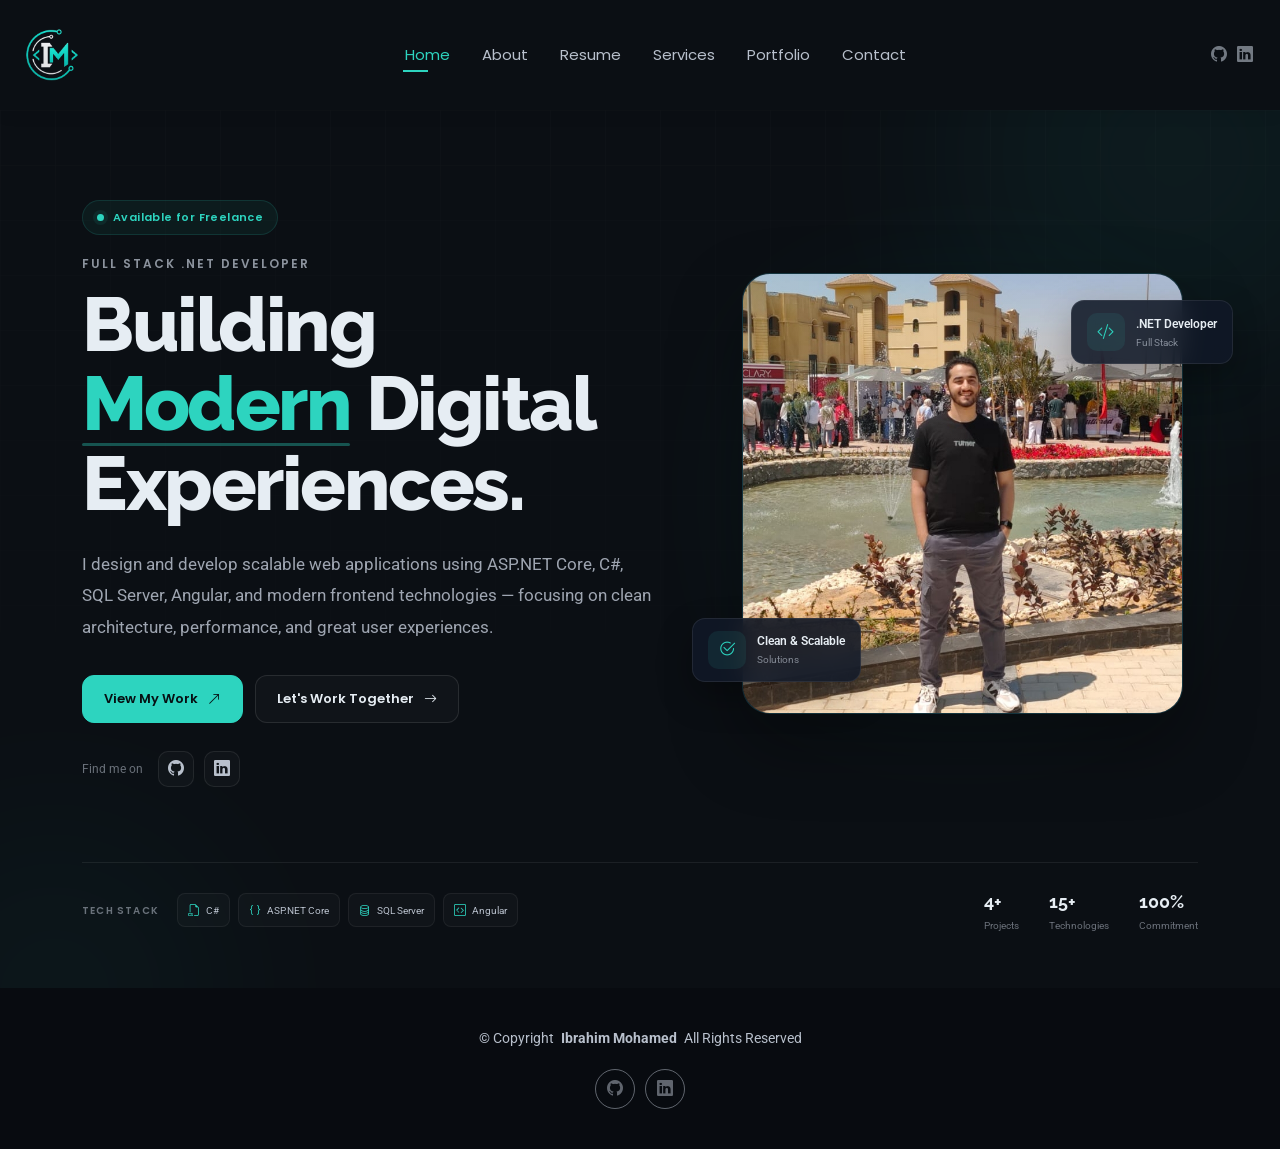
<file: index.html>
<!DOCTYPE html>
<html lang="en">

<head>
  <meta charset="utf-8">
  <meta content="width=device-width, initial-scale=1.0" name="viewport">
  <title>Ibrahim Mohamed - Home</title>
<meta
  name="description"
  content="Ibrahim Mohamed - Full Stack .NET Developer specializing in ASP.NET Core, C#, SQL Server, Angular, and modern web applications."
>

<meta
  name="keywords"
  content="Ibrahim Mohamed, Full Stack .NET Developer, ASP.NET Core Developer, C# Developer, Angular Developer, Egypt, Software Engineer"
>

<meta name="author" content="Ibrahim Mohamed">

  <!-- Favicons -->
  <link href="assets/img/Logo.png" rel="icon">
  <link href="assets/img/Logo.png" rel="apple-touch-icon">

  <!-- Fonts -->
  <link href="https://fonts.googleapis.com" rel="preconnect">
  <link href="https://fonts.gstatic.com" rel="preconnect" crossorigin>
  <link href="https://fonts.googleapis.com/css2?family=Roboto:ital,wght@0,100;0,300;0,400;0,500;0,700;0,900;1,100;1,300;1,400;1,500;1,700;1,900&family=Poppins:ital,wght@0,100;0,200;0,300;0,400;0,500;0,600;0,700;0,800;0,900;1,100;1,200;1,300;1,400;1,500;1,600;1,700;1,800;1,900&family=Raleway:ital,wght@0,100;0,200;0,300;0,400;0,500;0,600;0,700;0,800;0,900;1,100;1,200;1,300;1,400;1,500;1,600;1,700;1,800;1,900&display=swap" rel="stylesheet">

  <!-- Vendor CSS Files -->
  <link href="assets/vendor/bootstrap/css/bootstrap.min.css" rel="stylesheet">
  <link href="assets/vendor/bootstrap-icons/bootstrap-icons.css" rel="stylesheet">
  <link href="assets/vendor/aos/aos.css" rel="stylesheet">
  <link href="assets/vendor/swiper/swiper-bundle.min.css" rel="stylesheet">
  <link href="assets/vendor/glightbox/css/glightbox.min.css" rel="stylesheet">

  <!-- Main CSS File -->
  <link href="assets/css/main.css" rel="stylesheet">

</head>

<body class="index-page">

  <header id="header" class="header d-flex align-items-center light-background sticky-top">
    <div class="container-fluid position-relative d-flex align-items-center justify-content-between">

      <a href="index.html" class="logo d-flex display-6 align-items-center me-auto me-xl-0">
        <img src="./assets/img/Logo.png" alt="Logo" class="logo-image">
      </a>

      <nav id="navmenu" class="navmenu">
        <ul>
          <li><a href="index.html" class="active">Home</a></li>
          <li><a href="about.html">About</a></li>
          <li><a href="resume.html">Resume</a></li>
          <li><a href="services.html">Services</a></li>
          <li><a href="portfolio.html">Portfolio</a></li>
          <li><a href="contact.html">Contact</a></li>
        </ul>
        <i class="mobile-nav-toggle d-xl-none bi bi-list"></i>
      </nav>

      <div class="header-social-links">
        <a href="https://github.com/Ibrahim-Mohamed12" class="github"><i class="bi bi-github"></i></a>
        <a href="https://www.linkedin.com/in/ibrahim-mohamed-8077b428a/" class="linkedin"><i class="bi bi-linkedin"></i></a>
      </div>

    </div>
  </header>

  <main class="main">

  <!-- Hero Section -->
<section id="hero" class="hero section">

  <div class="hero-background">
    <span class="hero-glow hero-glow-one"></span>
    <span class="hero-glow hero-glow-two"></span>
    <span class="hero-grid"></span>
  </div>

  <div class="container">

    <div class="hero-inner">

      <!-- Hero Content -->
      <div class="hero-content" data-aos="fade-right">

        <!-- Availability -->
        <div class="hero-status">
          <span class="status-dot"></span>
          Available for Freelance
        </div>

        <span class="hero-eyebrow">
          FULL STACK .NET DEVELOPER
        </span>

        <h1>
          Building
          <span>Modern</span>
          Digital Experiences.
        </h1>

        <p class="hero-description">
          I design and develop scalable web applications using
          ASP.NET Core, C#, SQL Server, Angular, and modern
          frontend technologies — focusing on clean architecture,
          performance, and great user experiences.
        </p>

        <!-- Buttons -->
        <div class="hero-actions">

          <a href="portfolio.html" class="hero-btn hero-btn-primary">
            View My Work
            <i class="bi bi-arrow-up-right"></i>
          </a>

          <a href="contact.html" class="hero-btn hero-btn-secondary">
            Let's Work Together
            <i class="bi bi-arrow-right"></i>
          </a>

        </div>

        <!-- Social -->
        <div class="hero-social">

          <span>Find me on</span>

          <a
            href="https://github.com/Ibrahim-Mohamed12"
            target="_blank"
            rel="noopener noreferrer"
            aria-label="GitHub">

            <i class="bi bi-github"></i>

          </a>

          <a
            href="https://www.linkedin.com/in/ibrahim-mohamed-8077b428a/"
            target="_blank"
            rel="noopener noreferrer"
            aria-label="LinkedIn">

            <i class="bi bi-linkedin"></i>

          </a>

        </div>

      </div>


      <!-- Hero Visual -->
      <div class="hero-visual" data-aos="fade-left">

        <div class="hero-image-wrapper">

          <div class="hero-image-glow"></div>

          <div class="hero-image">
            <img
              src="assets/img/hero-bg3.jpeg"
              alt="Ibrahim Mohamed - Full Stack .NET Developer">
          </div>

          <!-- Floating Card -->
          <div class="hero-floating-card hero-card-top">

            <div class="floating-icon">
              <i class="bi bi-code-slash"></i>
            </div>

            <div>
              <strong>.NET Developer</strong>
              <span>Full Stack</span>
            </div>

          </div>


          <!-- Floating Card -->
          <div class="hero-floating-card hero-card-bottom">

            <div class="floating-icon">
              <i class="bi bi-check2-circle"></i>
            </div>

            <div>
              <strong>Clean & Scalable</strong>
              <span>Solutions</span>
            </div>

          </div>

        </div>

      </div>

    </div>


    <!-- Hero Bottom -->
    <div class="hero-bottom" data-aos="fade-up" data-aos-delay="200">

      <div class="hero-tech">

        <span>Tech Stack</span>

        <div class="tech-list">

          <span>
            <i class="bi bi-filetype-cs"></i>
            C#
          </span>

          <span>
            <i class="bi bi-braces"></i>
            ASP.NET Core
          </span>

          <span>
            <i class="bi bi-database"></i>
            SQL Server
          </span>

          <span>
            <i class="bi bi-code-square"></i>
            Angular
          </span>

        </div>

      </div>


      <div class="hero-mini-stats">

        <div>
          <strong>4+</strong>
          <span>Projects</span>
        </div>

        <div>
          <strong>15+</strong>
          <span>Technologies</span>
        </div>

        <div>
          <strong>100%</strong>
          <span>Commitment</span>
        </div>

      </div>

    </div>

  </div>

</section>

  </main>

  <footer id="footer" class="footer light-background">

    <div class="container">
      <div class="copyright text-center ">
        <p>© <span>Copyright</span> <strong class="px-1 sitename">Ibrahim Mohamed</strong> <span>All Rights Reserved<br></span></p>
      </div>
      <div class="social-links d-flex justify-content-center">
        <a href="https://github.com/Ibrahim-Mohamed12" class="github"><i class="bi bi-github"></i></a>
        <a href="https://www.linkedin.com/in/ibrahim-mohamed-8077b428a/" class="linkedin"><i class="bi bi-linkedin"></i></a>
      </div>
      <div class="credits">
        Designed by <a href="https://bootstrapmade.com/">BootstrapMade</a> Distributed by <a href="https://themewagon.com">ThemeWagon</a>
      </div>
    </div>

  </footer>

  <!-- Scroll Top -->
  <a href="#" id="scroll-top" class="scroll-top d-flex align-items-center justify-content-center"><i class="bi bi-arrow-up-short"></i></a>

  <!-- Preloader -->
  <div id="preloader"></div>

  <!-- Vendor JS Files -->
  <script src="assets/vendor/bootstrap/js/bootstrap.bundle.min.js"></script>
  <script src="assets/vendor/php-email-form/validate.js"></script>
  <script src="assets/vendor/aos/aos.js"></script>
  <script src="assets/vendor/waypoints/noframework.waypoints.js"></script>
  <script src="assets/vendor/purecounter/purecounter_vanilla.js"></script>
  <script src="assets/vendor/swiper/swiper-bundle.min.js"></script>
  <script src="assets/vendor/glightbox/js/glightbox.min.js"></script>
  <script src="assets/vendor/imagesloaded/imagesloaded.pkgd.min.js"></script>
  <script src="assets/vendor/isotope-layout/isotope.pkgd.min.js"></script>

  <!-- Main JS File -->
  <script src="assets/js/main.js"></script>

</body>

</html>
</file>
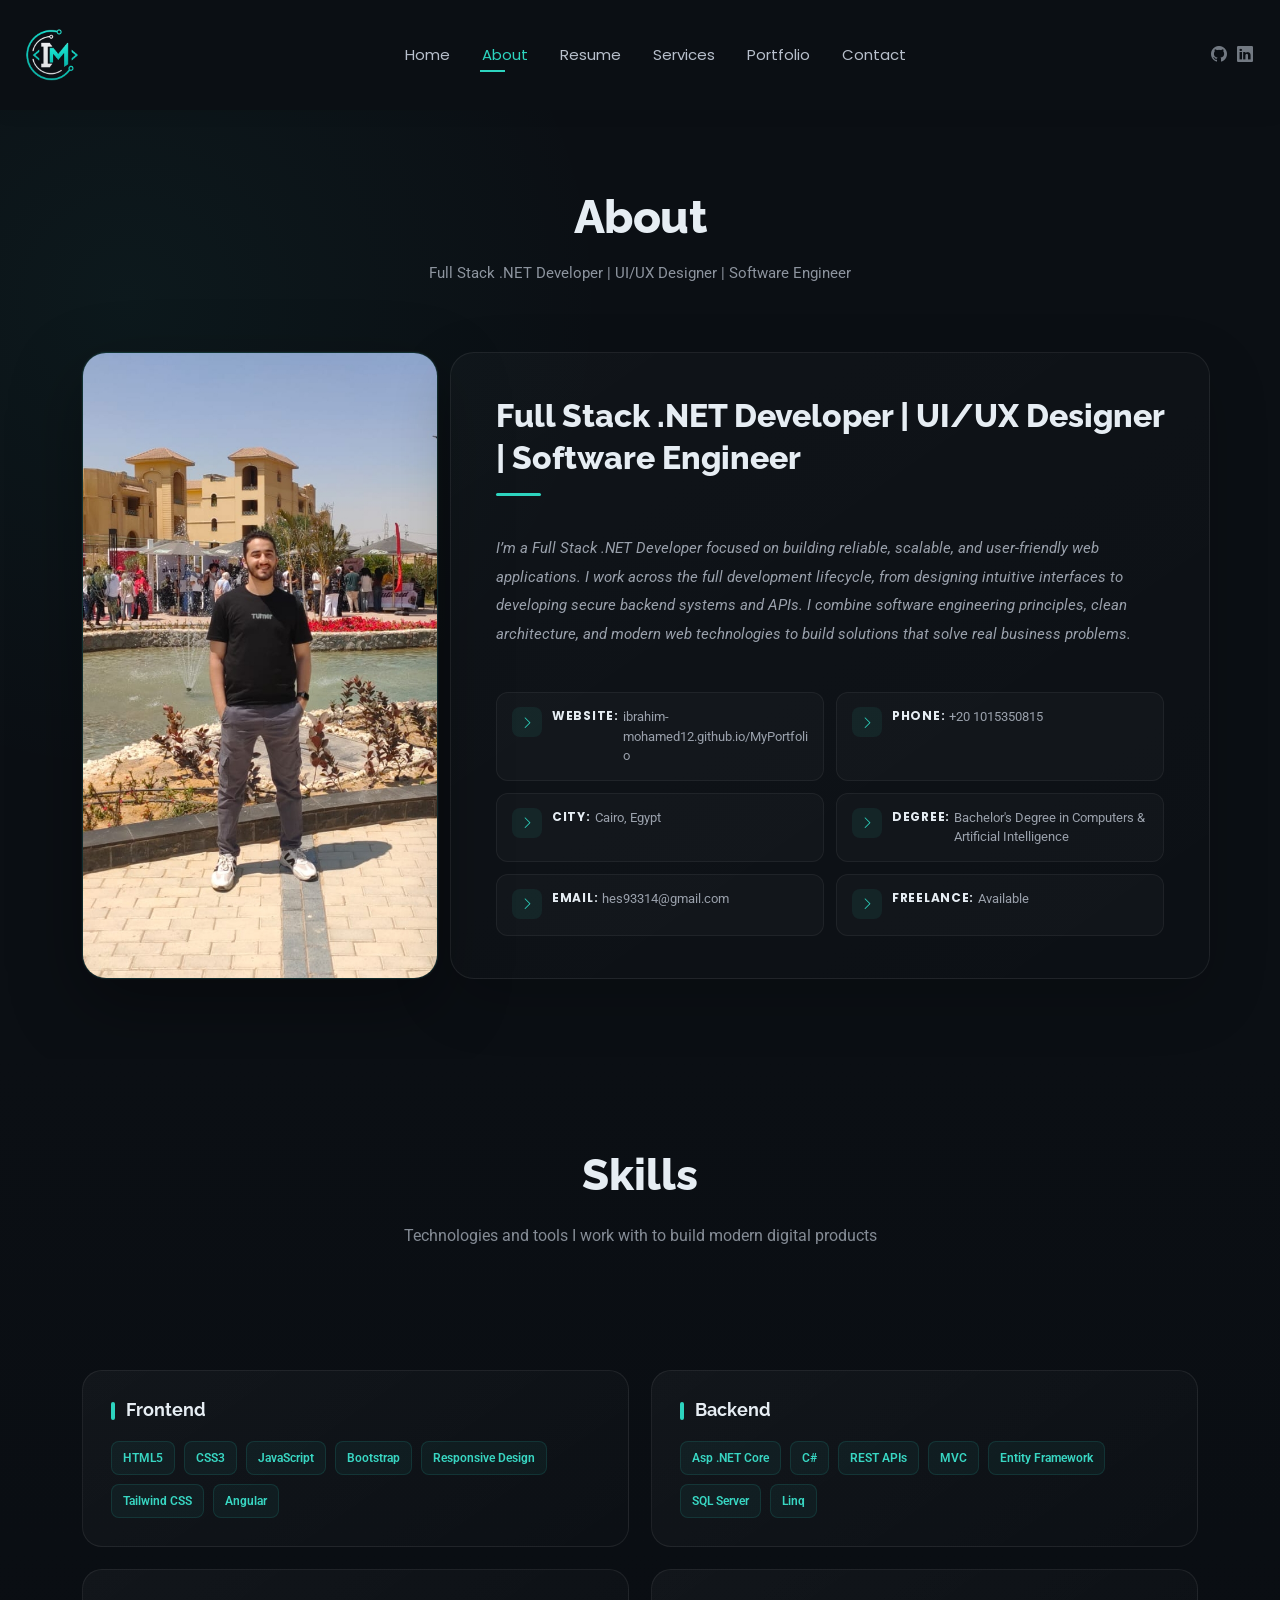
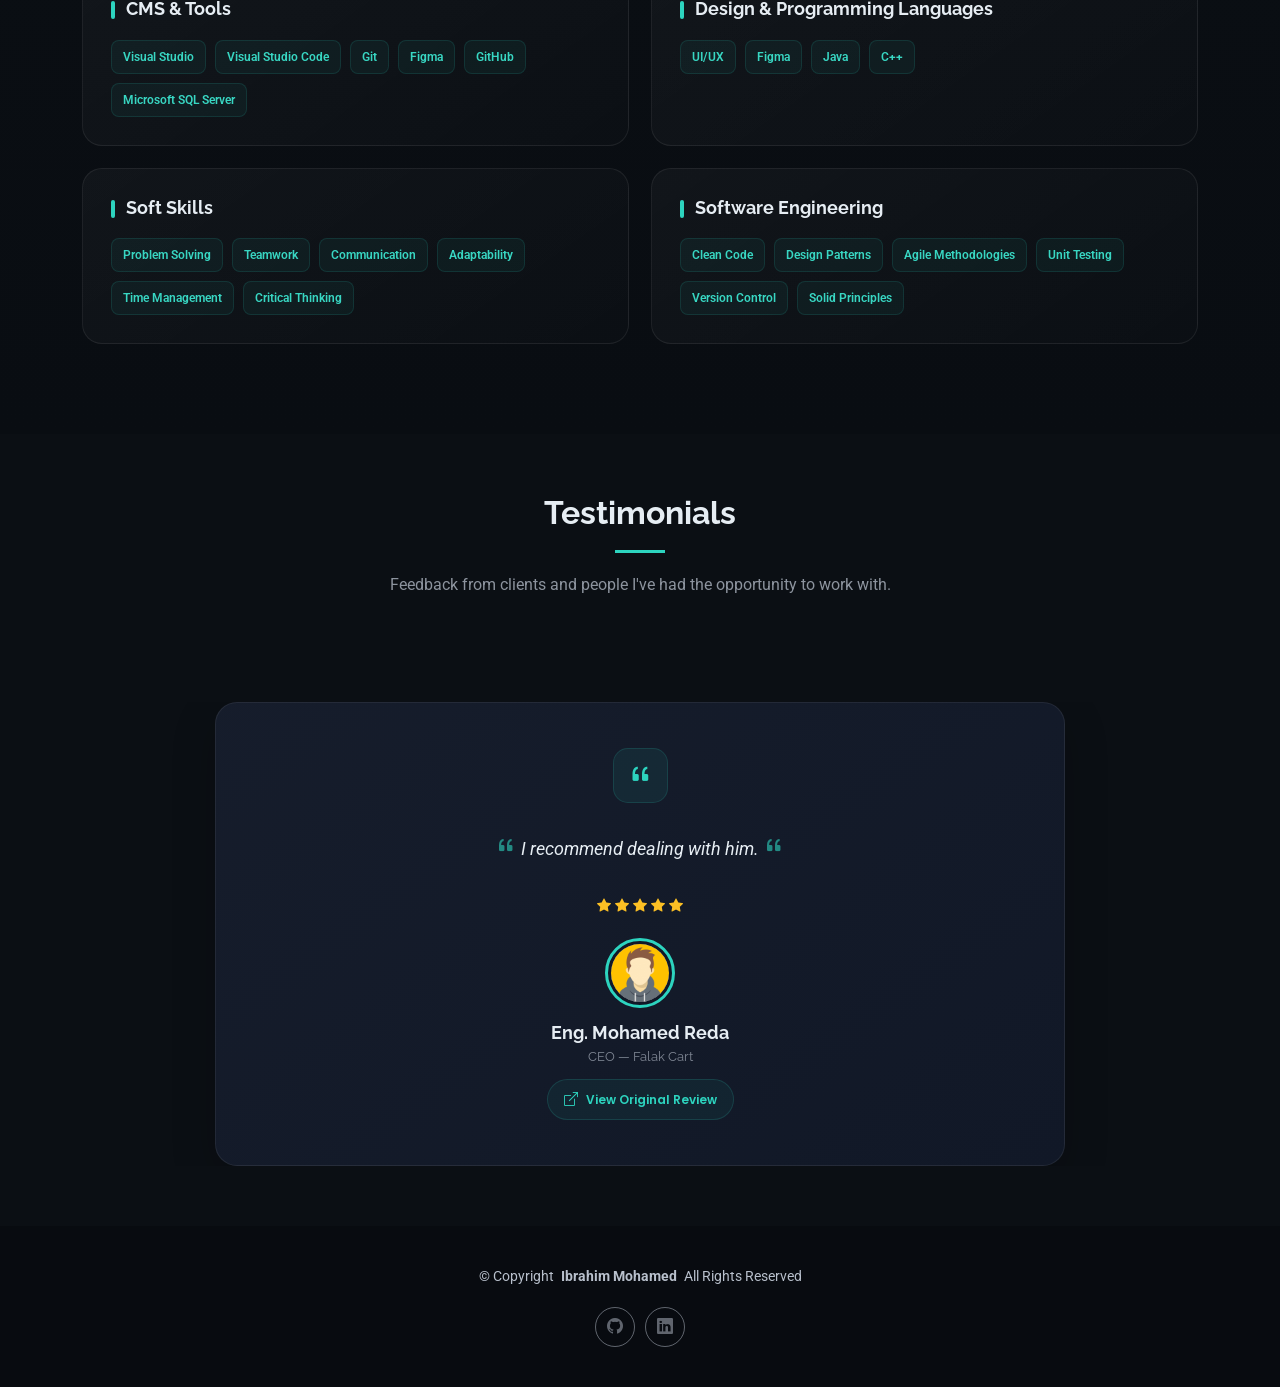
<file: about.html>
<!DOCTYPE html>
<html lang="en">

<head>
  <meta charset="utf-8">
  <meta content="width=device-width, initial-scale=1.0" name="viewport">
  <title>Ibrahim Mohamed - About</title>
  <meta name="description" content="">
  <meta name="keywords" content="">

  <!-- Favicons -->
  <link href="assets/img/Logo.png" rel="icon">
  <link href="assets/img/Logo.png" rel="apple-touch-icon">

  <!-- Fonts -->
  <link href="https://fonts.googleapis.com" rel="preconnect">
  <link href="https://fonts.gstatic.com" rel="preconnect" crossorigin>
  <link href="https://fonts.googleapis.com/css2?family=Roboto:ital,wght@0,100;0,300;0,400;0,500;0,700;0,900;1,100;1,300;1,400;1,500;1,700;1,900&family=Poppins:ital,wght@0,100;0,200;0,300;0,400;0,500;0,600;0,700;0,800;0,900;1,100;1,200;1,300;1,400;1,500;1,600;1,700;1,800;1,900&family=Raleway:ital,wght@0,100;0,200;0,300;0,400;0,500;0,600;0,700;0,800;0,900;1,100;1,200;1,300;1,400;1,500;1,600;1,700;1,800;1,900&display=swap" rel="stylesheet">

  <!-- Vendor CSS Files -->
  <link href="assets/vendor/bootstrap/css/bootstrap.min.css" rel="stylesheet">
  <link href="assets/vendor/bootstrap-icons/bootstrap-icons.css" rel="stylesheet">
  <link href="assets/vendor/aos/aos.css" rel="stylesheet">
  <link href="assets/vendor/swiper/swiper-bundle.min.css" rel="stylesheet">
  <link href="assets/vendor/glightbox/css/glightbox.min.css" rel="stylesheet">

  <!-- Main CSS File -->
  <link href="assets/css/main.css" rel="stylesheet">

</head>

<body class="about-page">

  <header id="header" class="header d-flex align-items-center light-background sticky-top">
    <div class="container-fluid position-relative d-flex align-items-center justify-content-between">

      <a href="index.html" class="logo d-flex align-items-center me-auto me-xl-0">
        <img src="./assets/img/Logo.png" alt="Logo" class="logo-image">
      </a>

      <nav id="navmenu" class="navmenu">
        <ul>
          <li><a href="index.html">Home</a></li>
          <li><a href="about.html" class="active">About</a></li>
          <li><a href="resume.html">Resume</a></li>
          <li><a href="services.html">Services</a></li>
          <li><a href="portfolio.html">Portfolio</a></li>
          <li><a href="contact.html">Contact</a></li>
        </ul>
        <i class="mobile-nav-toggle d-xl-none bi bi-list"></i>
      </nav>

      <div class="header-social-links">
        <a href="https://github.com/Ibrahim-Mohamed12" class="github"><i class="bi bi-github"></i></a>
        <a href="https://www.linkedin.com/in/ibrahim-mohamed-8077b428a/" class="linkedin"><i class="bi bi-linkedin"></i></a>
      </div>

    </div>
  </header>

  <main class="main">

    <!-- About Section -->
    <section id="about" class="about section">

      <!-- Section Title -->
      <div class="container section-title" data-aos="fade-up">
        <h2>About</h2>
        <p>Full Stack .NET Developer | UI/UX Designer | Software Engineer</p>
      </div><!-- End Section Title -->

      <div class="container" data-aos="fade-up" data-aos-delay="100">

        <div class="row gy-4 justify-content-center">
          <div class="col-lg-4">
            <img src="assets/img/hero-bg3.jpeg" class="img-fluid" alt="">
          </div>
          <div class="col-lg-8 content d-flex flex-column justify-content-center">
            <h2>Full Stack .NET Developer | UI/UX Designer | Software Engineer</h2>
            <p class="fst-italic py-3">
              I’m a Full Stack .NET Developer focused on building reliable, scalable,
                and user-friendly web applications. I work across the full development
                lifecycle, from designing intuitive interfaces to developing secure
                backend systems and APIs. I combine software engineering principles,
                clean architecture, and modern web technologies to build solutions that
                solve real business problems.            </p>
            <div class="row">
              <div class="col-lg-12">
                <ul>
                  <li><i class="bi bi-chevron-right"></i> <strong class="pe-1">Website:</strong> <span>ibrahim-mohamed12.github.io/MyPortfolio</span></li>
                  <li><i class="bi bi-chevron-right"></i> <strong class="pe-1">Phone:</strong> <span>+20 1015350815</span></li>
                  <li><i class="bi bi-chevron-right"></i> <strong class="pe-1">City:</strong> <span>Cairo, Egypt</span></li>
                  <li><i class="bi bi-chevron-right"></i><strong class="pe-1">Degree:</strong><span>Bachelor's Degree in Computers & Artificial Intelligence</span></li>                  <li><i class="bi bi-chevron-right"></i> <strong class="pe-1">Email:</strong> <span>hes93314@gmail.com</span></li>
                  <li><i class="bi bi-chevron-right"></i> <strong class="pe-1">Freelance:</strong> <span>Available</span></li>
                </ul>
              </div>
            </div>
          </div>
        </div>

      </div>

    </section><!-- /About Section -->

<!-- Skills Section -->
<section id="skills" class="skills section">

  <!-- Section Title -->
  <div class="container section-title" data-aos="fade-up">
    <h2>Skills</h2>
    <p>Technologies and tools I work with to build modern digital products</p>
  </div>

  <div class="container" data-aos="fade-up" data-aos-delay="100">

    <div class="skills-grid">

      <!-- Frontend -->
      <div class="skill-card">
        <h3>Frontend</h3>
        <div class="skill-tags">
          <span>HTML5</span>
          <span>CSS3</span>
          <span>JavaScript</span>
          <span>Bootstrap</span>
          <span>Responsive Design</span>
          <span>Tailwind CSS</span>
          <span>Angular</span>
        </div>
      </div>

      <!-- Backend -->
      <div class="skill-card">
        <h3>Backend</h3>
        <div class="skill-tags">
          <span>Asp .NET Core</span>
          <span>C#</span>
          <span>REST APIs</span>
          <span>MVC</span>
          <span>Entity Framework</span>
          <span>SQL Server</span>
          <span>Linq</span>
        </div>
      </div>

      <!-- CMS -->
      <div class="skill-card">
        <h3>CMS & Tools</h3>
        <div class="skill-tags">
          <span>Visual Studio</span>
          <span>Visual Studio Code</span>
          <span>Git</span>
          <span>Figma</span>
          <span>GitHub</span>
          <span>Microsoft SQL Server</span>

        </div>
      </div>

      <!-- Design -->
      <div class="skill-card">
        <h3>Design & Programming Languages</h3>
        <div class="skill-tags">
          <span>UI/UX</span>
          <span>Figma</span>
          <span>Java</span>
          <span>C++</span>
        </div>
      </div>

      <!-- Soft Skills -->
      <div class="skill-card">
        <h3>Soft Skills</h3>
        <div class="skill-tags">
          <span>Problem Solving</span>
          <span>Teamwork</span>
          <span>Communication</span>
          <span>Adaptability</span>
          <span>Time Management</span>
          <span>Critical Thinking</span>
        </div>
      </div>

            <!-- Software Engineering -->
      <div class="skill-card">
        <h3>Software Engineering</h3>
        <div class="skill-tags">
          <span>Clean Code</span>
          <span>Design Patterns</span>
          <span>Agile Methodologies</span>
          <span>Unit Testing</span>
          <span>Version Control</span>
          <span>Solid Principles</span>
        </div>
      </div>

    </div>

  </div>

</section>

<!-- Testimonials Section -->
<section id="testimonials" class="testimonials section">

  <div class="container section-title" data-aos="fade-up">
    <h2>Testimonials</h2>
    <p>
      Feedback from clients and people I've had the opportunity to work with.
    </p>
  </div>

  <div class="container" data-aos="fade-up" data-aos-delay="100">

    <div class="swiper init-swiper">

      <script type="application/json" class="swiper-config">
        {
          "loop": true,
          "speed": 600,
          "autoplay": {
            "delay": 5000
          },
          "slidesPerView": 1,
          "pagination": {
            "el": ".swiper-pagination",
            "type": "bullets",
            "clickable": true
          }
        }
      </script>

      <div class="swiper-wrapper">

        <!-- Testimonial -->
        <div class="swiper-slide">

          <div class="testimonial-item">

            <!-- Quote Icon -->
            <div class="quote-mark">
              <i class="bi bi-quote"></i>
            </div>

            <!-- Review -->
            <p>
              <i class="bi bi-quote"></i>
              I recommend dealing with him.
              <i class="bi bi-quote"></i>
            </p>

            <!-- Rating -->
            <div class="stars">
              <i class="bi bi-star-fill"></i>
              <i class="bi bi-star-fill"></i>
              <i class="bi bi-star-fill"></i>
              <i class="bi bi-star-fill"></i>
              <i class="bi bi-star-fill"></i>
            </div>

            <!-- Author -->
            <div class="testimonial-author">

              <img
                src="assets/img/testimonial.png"
                class="testimonial-img"
                alt="Eng. Mohamed Reda">

              <h3>Eng. Mohamed Reda</h3>

              <h4>
                CEO — Falak Cart
              </h4>

              <a
                href="https://mostaql.com/u/Ibrahim_1242/reviews/9779092"
                target="_blank"
                rel="noopener noreferrer"
                class="review-link">

                <i class="bi bi-box-arrow-up-right"></i>
                View Original Review

              </a>

            </div>

          </div>

        </div>

      </div>

      <div class="swiper-pagination"></div>

    </div>

  </div>

</section>

  </main>

  <footer id="footer" class="footer light-background">

    <div class="container">
      <div class="copyright text-center ">
        <p>© <span>Copyright</span> <strong class="px-1 sitename">Ibrahim Mohamed</strong> <span>All Rights Reserved<br></span></p>
      </div>
      <div class="social-links d-flex justify-content-center">
        <a href="https://github.com/Ibrahim-Mohamed12" class="github"><i class="bi bi-github"></i></a>
        <a href="https://www.linkedin.com/in/ibrahim-mohamed-8077b428a/" class="linkedin"><i class="bi bi-linkedin"></i></a>
      </div>
      <div class="credits">
        Designed by <a href="https://bootstrapmade.com/">BootstrapMade</a> Distributed by <a href="https://themewagon.com">ThemeWagon</a>
      </div>
    </div>

  </footer>

  <!-- Scroll Top -->
  <a href="#" id="scroll-top" class="scroll-top d-flex align-items-center justify-content-center"><i class="bi bi-arrow-up-short"></i></a>

  <!-- Preloader -->
  <div id="preloader"></div>

  <!-- Vendor JS Files -->
  <script src="assets/vendor/bootstrap/js/bootstrap.bundle.min.js"></script>
  <script src="assets/vendor/php-email-form/validate.js"></script>
  <script src="assets/vendor/aos/aos.js"></script>
  <script src="assets/vendor/waypoints/noframework.waypoints.js"></script>
  <script src="assets/vendor/purecounter/purecounter_vanilla.js"></script>
  <script src="assets/vendor/swiper/swiper-bundle.min.js"></script>
  <script src="assets/vendor/glightbox/js/glightbox.min.js"></script>
  <script src="assets/vendor/imagesloaded/imagesloaded.pkgd.min.js"></script>
  <script src="assets/vendor/isotope-layout/isotope.pkgd.min.js"></script>

  <!-- Main JS File -->
  <script src="assets/js/main.js"></script>

</body>

</html>
</file>
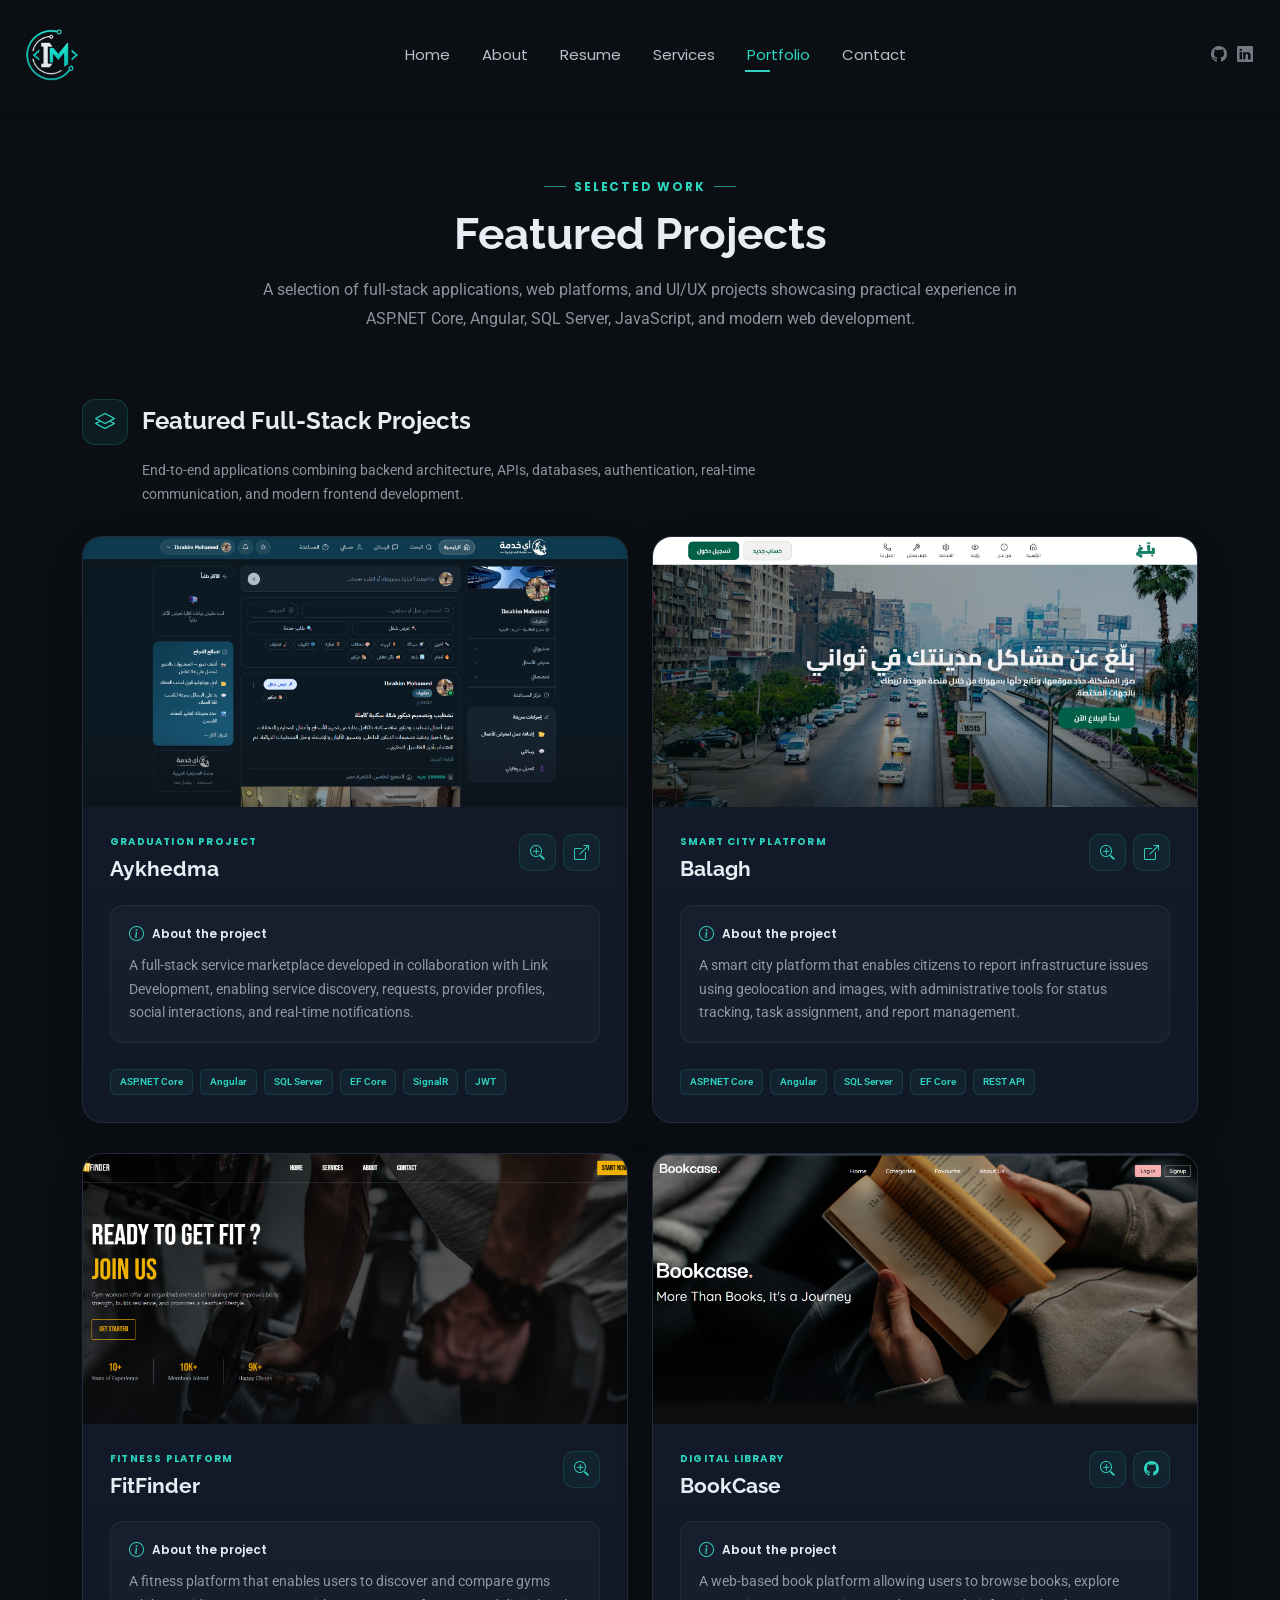
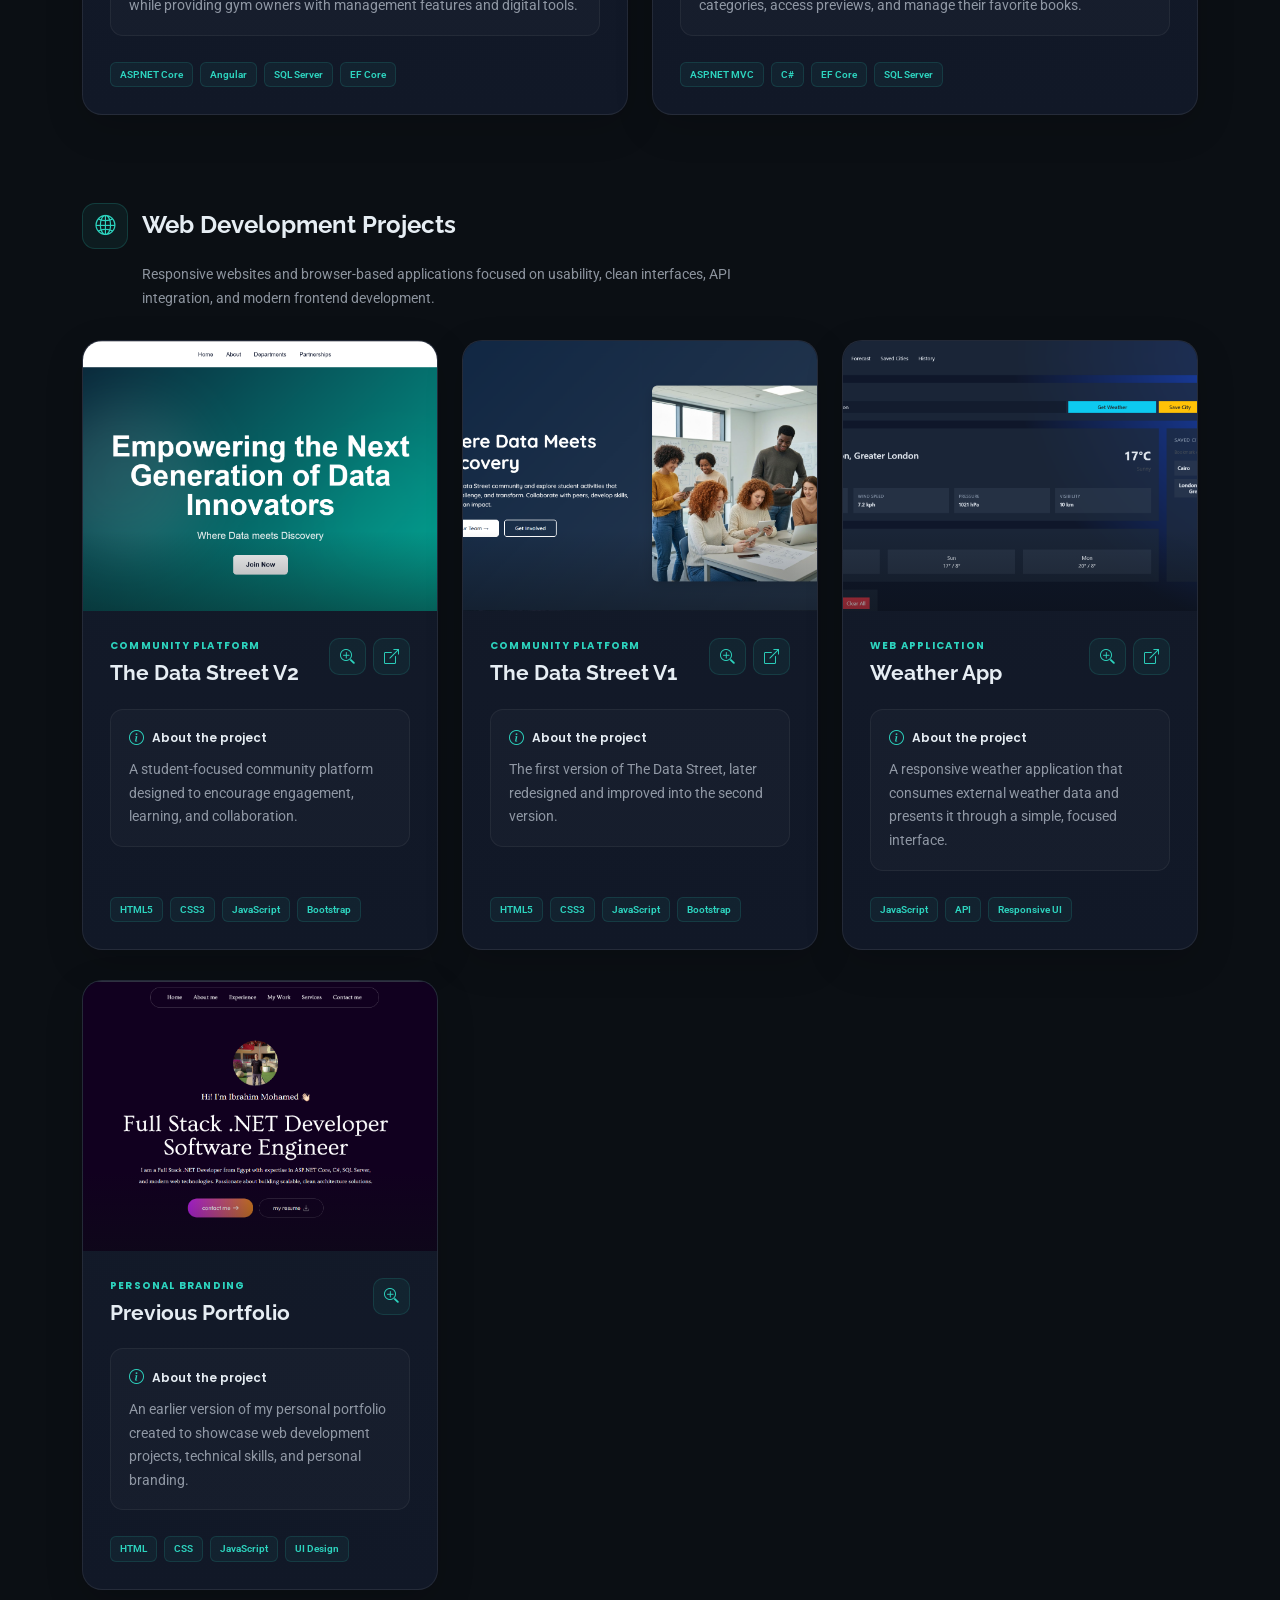
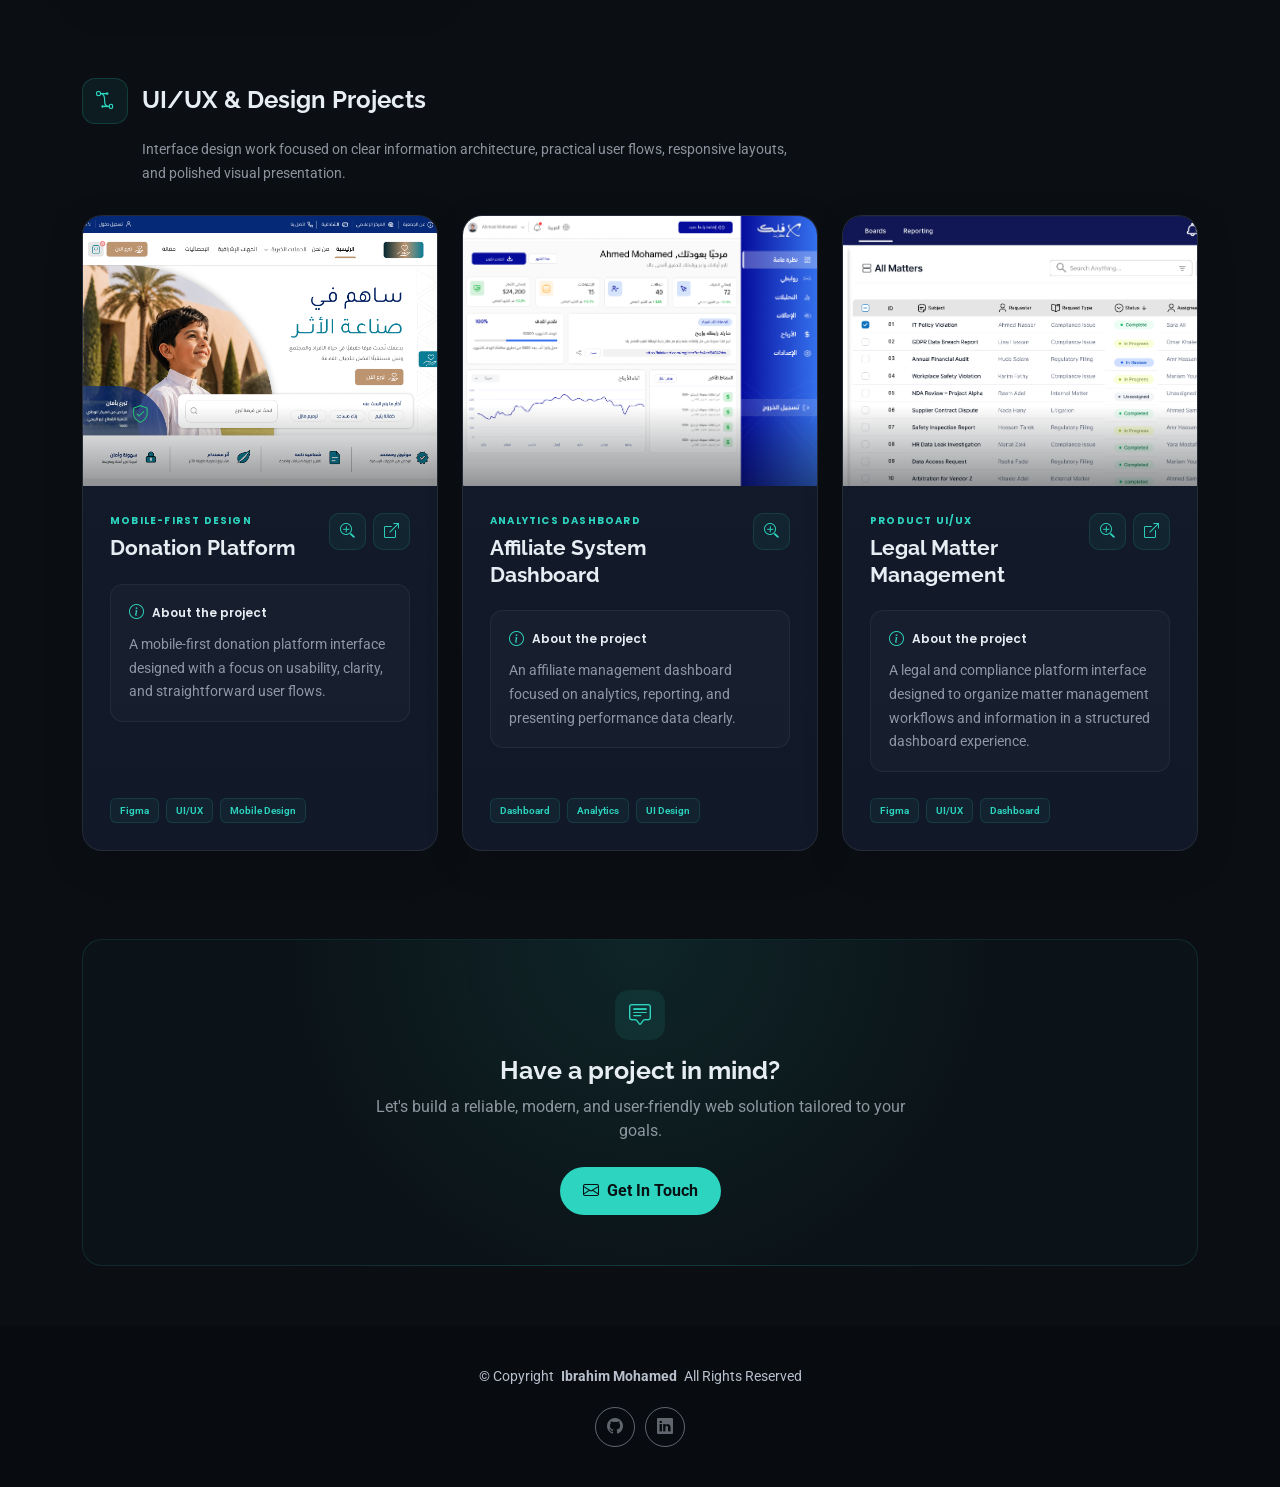
<file: portfolio.html>
<!DOCTYPE html>
<html lang="en">

<head>
  <meta charset="utf-8">
  <meta content="width=device-width, initial-scale=1.0" name="viewport">

  <title>Ibrahim Mohamed | Portfolio</title>

  <meta name="description"
    content="Ibrahim Mohamed — Full Stack .NET Developer building scalable ASP.NET Core, Angular, SQL Server and modern web applications.">
  <meta name="keywords"
    content="Ibrahim Mohamed, Full Stack .NET Developer, ASP.NET Core, C#, Angular, SQL Server, EF Core, Web Development, UI UX">
  <meta name="author" content="Ibrahim Mohamed">

  <link href="assets/img/Logo.png" rel="icon">
  <link href="assets/img/Logo.png" rel="apple-touch-icon">

  <link href="https://fonts.googleapis.com" rel="preconnect">
  <link href="https://fonts.gstatic.com" rel="preconnect" crossorigin>
  <link
    href="https://fonts.googleapis.com/css2?family=Roboto:wght@300;400;500;600;700&family=Poppins:wght@400;500;600;700&family=Raleway:wght@500;600;700;800&display=swap"
    rel="stylesheet">

  <link href="assets/vendor/bootstrap/css/bootstrap.min.css" rel="stylesheet">
  <link href="assets/vendor/bootstrap-icons/bootstrap-icons.css" rel="stylesheet">
  <link href="assets/vendor/aos/aos.css" rel="stylesheet">
  <link href="assets/vendor/swiper/swiper-bundle.min.css" rel="stylesheet">
  <link href="assets/vendor/glightbox/css/glightbox.min.css" rel="stylesheet">

  <link href="assets/css/main.css" rel="stylesheet">

</head>

<body class="portfolio-page">

  <!-- Header -->
  <header id="header" class="header d-flex align-items-center light-background sticky-top">
    <div class="container-fluid position-relative d-flex align-items-center justify-content-between">

      <a href="index.html" class="logo d-flex align-items-center me-auto me-xl-0">
        <img src="assets/img/Logo.png" alt="Ibrahim Mohamed Logo" class="logo-image">
      </a>

      <nav id="navmenu" class="navmenu">
        <ul>
          <li><a href="index.html">Home</a></li>
          <li><a href="about.html">About</a></li>
          <li><a href="resume.html">Resume</a></li>
          <li><a href="services.html">Services</a></li>
          <li><a href="portfolio.html" class="active">Portfolio</a></li>
          <li><a href="contact.html">Contact</a></li>
        </ul>
        <i class="mobile-nav-toggle d-xl-none bi bi-list"></i>
      </nav>

      <div class="header-social-links">
        <a href="https://github.com/Ibrahim-Mohamed12" class="github" target="_blank"
          rel="noopener noreferrer" aria-label="GitHub">
          <i class="bi bi-github"></i>
        </a>
        <a href="https://www.linkedin.com/in/ibrahim-mohamed-8077b428a/" class="linkedin"
          target="_blank" rel="noopener noreferrer" aria-label="LinkedIn">
          <i class="bi bi-linkedin"></i>
        </a>
      </div>

    </div>
  </header>

  <main class="main">

    <section id="portfolio" class="portfolio section">

      <!-- Intro -->
      <div class="container section-title" data-aos="fade-up">
        <span class="portfolio-eyebrow">Selected Work</span>
        <h2>Featured Projects</h2>
        <p>
          A selection of full-stack applications, web platforms, and UI/UX
          projects showcasing practical experience in ASP.NET Core, Angular,
          SQL Server, JavaScript, and modern web development.
        </p>
      </div>

      <div class="container">

        <!-- Full Stack -->
        <div class="portfolio-group" data-aos="fade-up">

          <h3 class="portfolio-category-title">
            <span class="category-icon">
              <i class="bi bi-layers"></i>
            </span>
            Featured Full-Stack Projects
          </h3>

          <p class="category-description">
            End-to-end applications combining backend architecture, APIs,
            databases, authentication, real-time communication, and modern
            frontend development.
          </p>

          <div class="row">

            <!-- Aykhedma -->
            <div class="col-lg-6 col-md-6">
              <article class="portfolio-card">

                <div class="portfolio-image">
                  <img src="assets/img/portfolio/Aykhedma.png"
                    alt="Aykhedma Graduation Project" loading="lazy">
                </div>

                <div class="portfolio-content">

                  <div class="portfolio-header">
                    <div>
                      <span class="project-category">Graduation Project</span>
                      <h4>Aykhedma</h4>
                    </div>

                    <div class="portfolio-links">
                      <a href="assets/img/portfolio/Aykhedma.png"
                        class="glightbox" aria-label="Preview Aykhedma">
                        <i class="bi bi-zoom-in"></i>
                      </a>
                      <a href="https://aykhedma.vercel.app"
                        target="_blank" rel="noopener noreferrer"
                        aria-label="Visit Aykhedma">
                        <i class="bi bi-box-arrow-up-right"></i>
                      </a>
                    </div>
                  </div>

                  <div class="project-about">
                    <div class="about-label">
                      <i class="bi bi-info-circle"></i>
                      <span>About the project</span>
                    </div>
                    <p>
                      A full-stack service marketplace developed in
                      collaboration with Link Development, enabling service
                      discovery, requests, provider profiles, social
                      interactions, and real-time notifications.
                    </p>
                  </div>

                  <div class="project-technologies">
                    <span>ASP.NET Core</span>
                    <span>Angular</span>
                    <span>SQL Server</span>
                    <span>EF Core</span>
                    <span>SignalR</span>
                    <span>JWT</span>
                  </div>

                </div>
              </article>
            </div>

            <!-- Balagh -->
            <div class="col-lg-6 col-md-6">
              <article class="portfolio-card">

                <div class="portfolio-image">
                  <img src="assets/img/portfolio/Balagh.png"
                    alt="Balagh Smart City Reporting Platform" loading="lazy">
                </div>

                <div class="portfolio-content">

                  <div class="portfolio-header">
                    <div>
                      <span class="project-category">Smart City Platform</span>
                      <h4>Balagh</h4>
                    </div>

                    <div class="portfolio-links">
                      <a href="assets/img/portfolio/Balagh.png"
                        class="glightbox" aria-label="Preview Balagh">
                        <i class="bi bi-zoom-in"></i>
                      </a>
                      <a href="https://balagh-eg.vercel.app/"
                        target="_blank" rel="noopener noreferrer"
                        aria-label="Visit Balagh">
                        <i class="bi bi-box-arrow-up-right"></i>
                      </a>
                    </div>
                  </div>

                  <div class="project-about">
                    <div class="about-label">
                      <i class="bi bi-info-circle"></i>
                      <span>About the project</span>
                    </div>
                    <p>
                      A smart city platform that enables citizens to report
                      infrastructure issues using geolocation and images,
                      with administrative tools for status tracking, task
                      assignment, and report management.
                    </p>
                  </div>

                  <div class="project-technologies">
                    <span>ASP.NET Core</span>
                    <span>Angular</span>
                    <span>SQL Server</span>
                    <span>EF Core</span>
                    <span>REST API</span>
                  </div>

                </div>
              </article>
            </div>

            <!-- FitFinder -->
            <div class="col-lg-6 col-md-6">
              <article class="portfolio-card">

                <div class="portfolio-image">
                  <img src="assets/img/portfolio/fitfinder.png"
                    alt="FitFinder Gym Management Platform" loading="lazy">
                </div>

                <div class="portfolio-content">

                  <div class="portfolio-header">
                    <div>
                      <span class="project-category">Fitness Platform</span>
                      <h4>FitFinder</h4>
                    </div>

                    <div class="portfolio-links">
                      <a href="assets/img/portfolio/fitfinder.png"
                        class="glightbox" aria-label="Preview FitFinder">
                        <i class="bi bi-zoom-in"></i>
                      </a>
                    </div>
                  </div>

                  <div class="project-about">
                    <div class="about-label">
                      <i class="bi bi-info-circle"></i>
                      <span>About the project</span>
                    </div>
                    <p>
                      A fitness platform that enables users to discover and
                      compare gyms while providing gym owners with management
                      features and digital tools.
                    </p>
                  </div>

                  <div class="project-technologies">
                    <span>ASP.NET Core</span>
                    <span>Angular</span>
                    <span>SQL Server</span>
                    <span>EF Core</span>
                  </div>

                </div>
              </article>
            </div>

            <!-- BookCase -->
            <div class="col-lg-6 col-md-6">
              <article class="portfolio-card">

                <div class="portfolio-image">
                  <img src="assets/img/portfolio/bookcase.png"
                    alt="BookCase Digital Library Platform" loading="lazy">
                </div>

                <div class="portfolio-content">

                  <div class="portfolio-header">
                    <div>
                      <span class="project-category">Digital Library</span>
                      <h4>BookCase</h4>
                    </div>

                    <div class="portfolio-links">
                      <a href="assets/img/portfolio/bookcase.png"
                        class="glightbox" aria-label="Preview BookCase">
                        <i class="bi bi-zoom-in"></i>
                      </a>
                      <a href="https://github.com/Ibrahim-Mohamed12/BookCase"
                        target="_blank" rel="noopener noreferrer"
                        aria-label="View BookCase GitHub repository">
                        <i class="bi bi-github"></i>
                      </a>
                    </div>
                  </div>

                  <div class="project-about">
                    <div class="about-label">
                      <i class="bi bi-info-circle"></i>
                      <span>About the project</span>
                    </div>
                    <p>
                      A web-based book platform allowing users to browse
                      books, explore categories, access previews, and manage
                      their favorite books.
                    </p>
                  </div>

                  <div class="project-technologies">
                    <span>ASP.NET MVC</span>
                    <span>C#</span>
                    <span>EF Core</span>
                    <span>SQL Server</span>
                  </div>

                </div>
              </article>
            </div>

          </div>
        </div>

        <!-- Web Development -->
        <div class="portfolio-group" data-aos="fade-up">

          <h3 class="portfolio-category-title">
            <span class="category-icon">
              <i class="bi bi-globe2"></i>
            </span>
            Web Development Projects
          </h3>

          <p class="category-description">
            Responsive websites and browser-based applications focused on
            usability, clean interfaces, API integration, and modern frontend
            development.
          </p>

          <div class="row">

            <!-- Data Street V2 -->
            <div class="col-lg-4 col-md-6">
              <article class="portfolio-card">

                <div class="portfolio-image">
                  <img src="assets/img/portfolio/datastreet-v2.png"
                    alt="The Data Street V2" loading="lazy">
                </div>

                <div class="portfolio-content">

                  <div class="portfolio-header">
                    <div>
                      <span class="project-category">Community Platform</span>
                      <h4>The Data Street V2</h4>
                    </div>

                    <div class="portfolio-links">
                      <a href="assets/img/portfolio/datastreet-v2.png"
                        class="glightbox" aria-label="Preview Data Street V2">
                        <i class="bi bi-zoom-in"></i>
                      </a>
                      <a href="https://thedatastreet.tech/" target="_blank"
                        rel="noopener noreferrer" aria-label="Visit The Data Street V2">
                        <i class="bi bi-box-arrow-up-right"></i>
                      </a>
                    </div>
                  </div>

                  <div class="project-about">
                    <div class="about-label">
                      <i class="bi bi-info-circle"></i>
                      <span>About the project</span>
                    </div>
                    <p>
                      A student-focused community platform designed to
                      encourage engagement, learning, and collaboration.
                    </p>
                  </div>

                  <div class="project-technologies">
                    <span>HTML5</span>
                    <span>CSS3</span>
                    <span>JavaScript</span>
                    <span>Bootstrap</span>
                  </div>

                </div>
              </article>
            </div>

            <!-- Data Street V1 -->
            <div class="col-lg-4 col-md-6">
              <article class="portfolio-card">

                <div class="portfolio-image">
                  <img src="assets/img/portfolio/datastreet-v1.png"
                    alt="The Data Street V1" loading="lazy">
                </div>

                <div class="portfolio-content">

                  <div class="portfolio-header">
                    <div>
                      <span class="project-category">Community Platform</span>
                      <h4>The Data Street V1</h4>
                    </div>

                    <div class="portfolio-links">
                      <a href="assets/img/portfolio/datastreet-v1.png"
                        class="glightbox" aria-label="Preview Data Street V1">
                        <i class="bi bi-zoom-in"></i>
                      </a>
                      <a href="https://ibrahim-mohamed12.github.io/DataStreet_Website/"
                        target="_blank" rel="noopener noreferrer"
                        aria-label="Visit The Data Street V1">
                        <i class="bi bi-box-arrow-up-right"></i>
                      </a>
                    </div>
                  </div>

                  <div class="project-about">
                    <div class="about-label">
                      <i class="bi bi-info-circle"></i>
                      <span>About the project</span>
                    </div>
                    <p>
                      The first version of The Data Street, later redesigned
                      and improved into the second version.
                    </p>
                  </div>

                  <div class="project-technologies">
                    <span>HTML5</span>
                    <span>CSS3</span>
                    <span>JavaScript</span>
                    <span>Bootstrap</span>
                  </div>

                </div>
              </article>
            </div>

            <!-- Weather -->
            <div class="col-lg-4 col-md-6">
              <article class="portfolio-card">

                <div class="portfolio-image">
                  <img src="assets/img/portfolio/Weather.png"
                    alt="Weather Application" loading="lazy">
                </div>

                <div class="portfolio-content">

                  <div class="portfolio-header">
                    <div>
                      <span class="project-category">Web Application</span>
                      <h4>Weather App</h4>
                    </div>

                    <div class="portfolio-links">
                      <a href="assets/img/portfolio/Weather.png"
                        class="glightbox" aria-label="Preview Weather App">
                        <i class="bi bi-zoom-in"></i>
                      </a>
                      <a href="https://weather.laraex.it/" target="_blank"
                        rel="noopener noreferrer" aria-label="Visit Weather App">
                        <i class="bi bi-box-arrow-up-right"></i>
                      </a>
                    </div>
                  </div>

                  <div class="project-about">
                    <div class="about-label">
                      <i class="bi bi-info-circle"></i>
                      <span>About the project</span>
                    </div>
                    <p>
                      A responsive weather application that consumes
                      external weather data and presents it through a simple,
                      focused interface.
                    </p>
                  </div>

                  <div class="project-technologies">
                    <span>JavaScript</span>
                    <span>API</span>
                    <span>Responsive UI</span>
                  </div>

                </div>
              </article>
            </div>

            <!-- Previous Portfolio -->
            <div class="col-lg-4 col-md-6">
              <article class="portfolio-card">

                <div class="portfolio-image">
                  <img src="assets/img/portfolio/Portfolio.png"
                    alt="Previous Portfolio Website" loading="lazy">
                </div>

                <div class="portfolio-content">

                  <div class="portfolio-header">
                    <div>
                      <span class="project-category">Personal Branding</span>
                      <h4>Previous Portfolio</h4>
                    </div>

                    <div class="portfolio-links">
                      <a href="assets/img/portfolio/Portfolio.png"
                        class="glightbox" aria-label="Preview Previous Portfolio">
                        <i class="bi bi-zoom-in"></i>
                      </a>
                    </div>
                  </div>

                  <div class="project-about">
                    <div class="about-label">
                      <i class="bi bi-info-circle"></i>
                      <span>About the project</span>
                    </div>
                    <p>
                      An earlier version of my personal portfolio created
                      to showcase web development projects, technical skills,
                      and personal branding.
                    </p>
                  </div>

                  <div class="project-technologies">
                    <span>HTML</span>
                    <span>CSS</span>
                    <span>JavaScript</span>
                    <span>UI Design</span>
                  </div>

                </div>
              </article>
            </div>

          </div>
        </div>

        <!-- UI/UX -->
        <div class="portfolio-group" data-aos="fade-up">

          <h3 class="portfolio-category-title">
            <span class="category-icon">
              <i class="bi bi-bezier2"></i>
            </span>
            UI/UX & Design Projects
          </h3>

          <p class="category-description">
            Interface design work focused on clear information architecture,
            practical user flows, responsive layouts, and polished visual
            presentation.
          </p>

          <div class="row">

            <!-- Donation -->
            <div class="col-lg-4 col-md-6">
              <article class="portfolio-card">

                <div class="portfolio-image">
                  <img src="assets/img/portfolio/donation-uiux.png"
                    alt="Donation Platform UI UX Design" loading="lazy">
                </div>

                <div class="portfolio-content">

                  <div class="portfolio-header">
                    <div>
                      <span class="project-category">Mobile-First Design</span>
                      <h4>Donation Platform</h4>
                    </div>

                    <div class="portfolio-links">
                      <a href="assets/img/portfolio/donation-uiux.png"
                        class="glightbox" aria-label="Preview Donation Platform">
                        <i class="bi bi-zoom-in"></i>
                      </a>
                      <a href="https://www.figma.com/design/uzPPFHlaoUGpneor7KhgJO/%D9%85%D9%88%D9%82%D8%B9-%D8%AA%D8%A8%D8%B1%D8%B9%D8%A7%D8%AA?m=auto&t=tqYzEpFZ89ehIRJs-1"
                        target="_blank" rel="noopener noreferrer"
                        aria-label="Open Donation Platform Figma design">
                        <i class="bi bi-box-arrow-up-right"></i>
                      </a>
                    </div>
                  </div>

                  <div class="project-about">
                    <div class="about-label">
                      <i class="bi bi-info-circle"></i>
                      <span>About the project</span>
                    </div>
                    <p>
                      A mobile-first donation platform interface designed
                      with a focus on usability, clarity, and straightforward
                      user flows.
                    </p>
                  </div>

                  <div class="project-technologies">
                    <span>Figma</span>
                    <span>UI/UX</span>
                    <span>Mobile Design</span>
                  </div>

                </div>
              </article>
            </div>

                        <!-- Affiliate -->
            <div class="col-lg-4 col-md-6">
              <article class="portfolio-card">

                <div class="portfolio-image">
                  <img src="assets/img/portfolio/Affiliate.png"
                    alt="Affiliate System Dashboard" loading="lazy">
                </div>

                <div class="portfolio-content">

                  <div class="portfolio-header">
                    <div>
                      <span class="project-category">Analytics Dashboard</span>
                      <h4>Affiliate System Dashboard</h4>
                    </div>

                    <div class="portfolio-links">
                      <a href="assets/img/portfolio/Affiliate.png"
                        class="glightbox" aria-label="Preview Affiliate Dashboard">
                        <i class="bi bi-zoom-in"></i>
                      </a>
                    </div>
                  </div>

                  <div class="project-about">
                    <div class="about-label">
                      <i class="bi bi-info-circle"></i>
                      <span>About the project</span>
                    </div>
                    <p>
                      An affiliate management dashboard focused on analytics,
                      reporting, and presenting performance data clearly.
                    </p>
                  </div>

                  <div class="project-technologies">
                    <span>Dashboard</span>
                    <span>Analytics</span>
                    <span>UI Design</span>
                  </div>

                </div>
              </article>
            </div>

            <!-- Legal -->
            <div class="col-lg-4 col-md-6">
              <article class="portfolio-card">

                <div class="portfolio-image">
                  <img src="assets/img/portfolio/Legal.png"
                    alt="Legal Matter Management UI UX" loading="lazy">
                </div>

                <div class="portfolio-content">

                  <div class="portfolio-header">
                    <div>
                      <span class="project-category">Product UI/UX</span>
                      <h4>Legal Matter Management</h4>
                    </div>

                    <div class="portfolio-links">
                      <a href="assets/img/portfolio/Legal.png"
                        class="glightbox" aria-label="Preview Legal Matter Management">
                        <i class="bi bi-zoom-in"></i>
                      </a>
                      <a href="https://www.figma.com/design/ict5CuSbkEe0wW8bp2P3ER/Legal---Compliance-Platform?m=auto&t=shNUOiAQIBV67ixu-1"
                        target="_blank" rel="noopener noreferrer"
                        aria-label="Open Legal Matter Management Figma design">
                        <i class="bi bi-box-arrow-up-right"></i>
                      </a>
                    </div>
                  </div>

                  <div class="project-about">
                    <div class="about-label">
                      <i class="bi bi-info-circle"></i>
                      <span>About the project</span>
                    </div>
                    <p>
                      A legal and compliance platform interface designed
                      to organize matter management workflows and information
                      in a structured dashboard experience.
                    </p>
                  </div>

                  <div class="project-technologies">
                    <span>Figma</span>
                    <span>UI/UX</span>
                    <span>Dashboard</span>
                  </div>

                </div>
              </article>
            </div>

          </div>
        </div>

        <!-- CTA -->
        <div class="portfolio-cta" data-aos="fade-up">

          <div class="cta-icon">
            <i class="bi bi-chat-square-text"></i>
          </div>

          <h3>Have a project in mind?</h3>

          <p>
            Let's build a reliable, modern, and user-friendly web solution
            tailored to your goals.
          </p>

          <a href="contact.html" class="btn">
            <i class="bi bi-envelope me-2"></i>
            Get In Touch
          </a>

        </div>

      </div>
    </section>

  </main>

  <!-- Footer -->
  <footer id="footer" class="footer light-background">
    <div class="container">

      <div class="copyright text-center">
        <p>
          © <span>Copyright</span>
          <strong class="px-1 sitename">Ibrahim Mohamed</strong>
          <span>All Rights Reserved</span>
        </p>
      </div>

      <div class="social-links d-flex justify-content-center">

        <a href="https://github.com/Ibrahim-Mohamed12"
          class="github" target="_blank" rel="noopener noreferrer"
          aria-label="GitHub">
          <i class="bi bi-github"></i>
        </a>

        <a href="https://www.linkedin.com/in/ibrahim-mohamed-8077b428a/"
          class="linkedin" target="_blank" rel="noopener noreferrer"
          aria-label="LinkedIn">
          <i class="bi bi-linkedin"></i>
        </a>

      </div>

    </div>
  </footer>

  <a href="#" id="scroll-top"
    class="scroll-top d-flex align-items-center justify-content-center"
    aria-label="Scroll to top">
    <i class="bi bi-arrow-up-short"></i>
  </a>

  <div id="preloader"></div>

  <script src="assets/vendor/bootstrap/js/bootstrap.bundle.min.js"></script>
  <script src="assets/vendor/php-email-form/validate.js"></script>
  <script src="assets/vendor/aos/aos.js"></script>
  <script src="assets/vendor/waypoints/noframework.waypoints.js"></script>
  <script src="assets/vendor/purecounter/purecounter_vanilla.js"></script>
  <script src="assets/vendor/swiper/swiper-bundle.min.js"></script>
  <script src="assets/vendor/glightbox/js/glightbox.min.js"></script>
  <script src="assets/vendor/imagesloaded/imagesloaded.pkgd.min.js"></script>
  <script src="assets/vendor/isotope-layout/isotope.pkgd.min.js"></script>
  <script src="assets/js/main.js"></script>

</body>
</html>
</file>
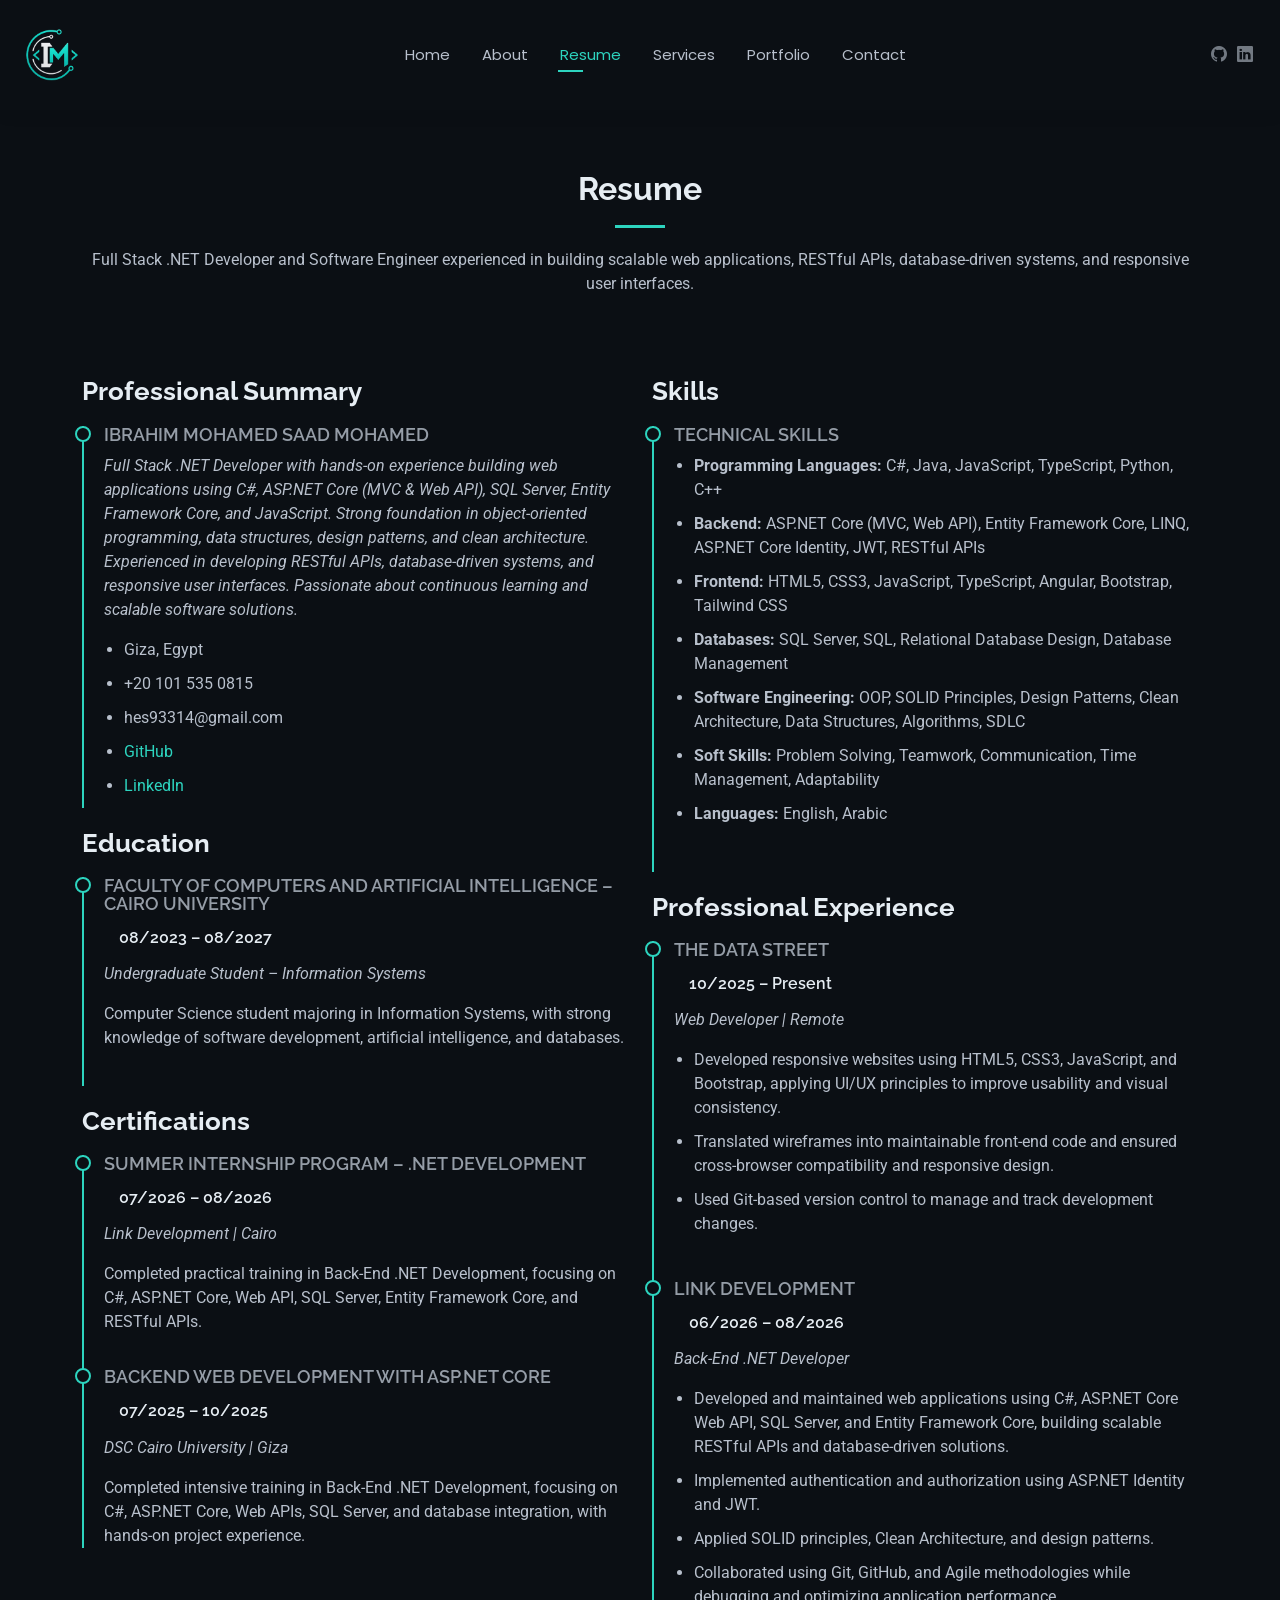
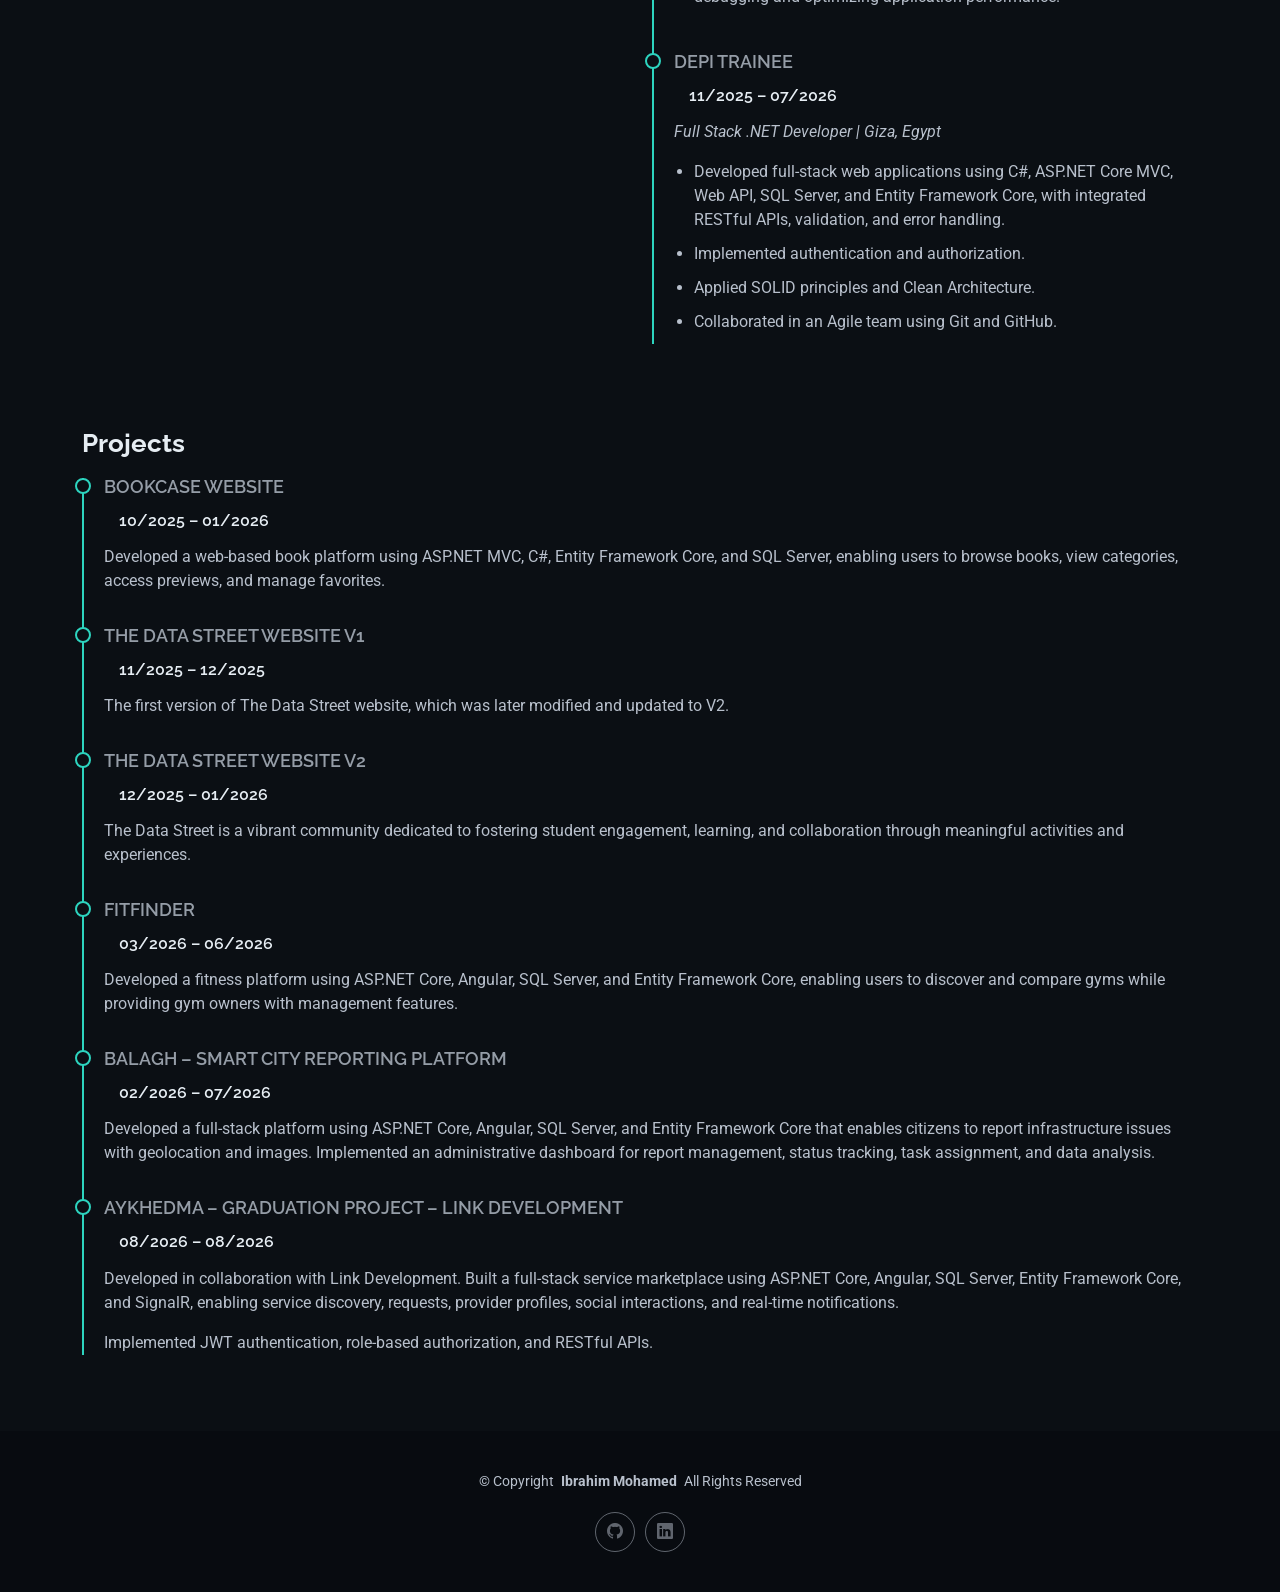
<file: resume.html>
<!DOCTYPE html>
<html lang="en">

<head>
  <meta charset="utf-8">
  <meta content="width=device-width, initial-scale=1.0" name="viewport">

  <title>Ibrahim Mohamed - Resume</title>

  <meta name="description"
    content="Ibrahim Mohamed - Full Stack .NET Developer and Software Engineer specializing in ASP.NET Core, Angular, SQL Server, and modern web applications.">
  <meta name="keywords"
    content="Ibrahim Mohamed, Full Stack .NET Developer, Software Engineer, ASP.NET Core, C#, Angular, SQL Server">

  <!-- Favicons -->
  <link href="assets/img/Logo.png" rel="icon">
  <link href="assets/img/Logo.png" rel="apple-touch-icon">

  <!-- Fonts -->
  <link href="https://fonts.googleapis.com" rel="preconnect">
  <link href="https://fonts.gstatic.com" rel="preconnect" crossorigin>

  <link
    href="https://fonts.googleapis.com/css2?family=Roboto:ital,wght@0,100;0,300;0,400;0,500;0,700;0,900;1,100;1,300;1,400;1,500;1,700;1,900&family=Poppins:ital,wght@0,100;0,200;0,300;0,400;0,500;0,600;0,700;0,800;0,900;1,100;1,200;1,300;1,400;1,500;1,600;1,700;1,800;1,900&family=Raleway:ital,wght@0,100;0,200;0,300;0,400;0,500;0,600;0,700;0,800;0,900;1,100;1,200;1,300;1,400;1,500;1,600;1,700;1,800;1,900&display=swap"
    rel="stylesheet">

  <!-- Vendor CSS Files -->
  <link href="assets/vendor/bootstrap/css/bootstrap.min.css" rel="stylesheet">
  <link href="assets/vendor/bootstrap-icons/bootstrap-icons.css" rel="stylesheet">
  <link href="assets/vendor/aos/aos.css" rel="stylesheet">
  <link href="assets/vendor/swiper/swiper-bundle.min.css" rel="stylesheet">
  <link href="assets/vendor/glightbox/css/glightbox.min.css" rel="stylesheet">

  <!-- Main CSS File -->
  <link href="assets/css/main.css" rel="stylesheet">
</head>

<body class="resume-page">

  <!-- Header -->
  <header id="header" class="header d-flex align-items-center light-background sticky-top">
    <div class="container-fluid position-relative d-flex align-items-center justify-content-between">

      <!-- Logo -->
      <a href="index.html" class="logo d-flex align-items-center me-auto me-xl-0">
        <img src="./assets/img/Logo.png" alt="Ibrahim Mohamed Logo" class="logo-image">
      </a>

      <!-- Navigation -->
      <nav id="navmenu" class="navmenu">
        <ul>
          <li><a href="index.html">Home</a></li>
          <li><a href="about.html">About</a></li>
          <li><a href="resume.html" class="active">Resume</a></li>
          <li><a href="services.html">Services</a></li>
          <li><a href="portfolio.html">Portfolio</a></li>
          <li><a href="contact.html">Contact</a></li>
        </ul>

        <i class="mobile-nav-toggle d-xl-none bi bi-list"></i>
      </nav>

      <!-- Social Links -->
      <div class="header-social-links">

        <a href="https://github.com/Ibrahim-Mohamed12"
          class="github"
          target="_blank"
          rel="noopener noreferrer"
          aria-label="GitHub">
          <i class="bi bi-github"></i>
        </a>

        <a href="https://www.linkedin.com/in/ibrahim-mohamed-8077b428a/"
          class="linkedin"
          target="_blank"
          rel="noopener noreferrer"
          aria-label="LinkedIn">
          <i class="bi bi-linkedin"></i>
        </a>

      </div>

    </div>
  </header>

  <main class="main">

    <!-- Resume Section -->
    <section id="resume" class="resume section">

      <!-- Section Title -->
      <div class="container section-title" data-aos="fade-up">

        <h2>Resume</h2>

        <p>
          Full Stack .NET Developer and Software Engineer experienced in building
          scalable web applications, RESTful APIs, database-driven systems,
          and responsive user interfaces.
        </p>

      </div>
      <!-- End Section Title -->


      <div class="container">

        <div class="row">


          <!-- ========================= -->
          <!-- LEFT COLUMN -->
          <!-- ========================= -->

          <div class="col-lg-6" data-aos="fade-up" data-aos-delay="100">


            <!-- Summary -->
            <h3 class="resume-title">Professional Summary</h3>

            <div class="resume-item pb-0">

              <h4>Ibrahim Mohamed Saad Mohamed</h4>

              <p>
                <em>
                  Full Stack .NET Developer with hands-on experience building web
                  applications using C#, ASP.NET Core (MVC & Web API), SQL Server,
                  Entity Framework Core, and JavaScript. Strong foundation in
                  object-oriented programming, data structures, design patterns,
                  and clean architecture. Experienced in developing RESTful APIs,
                  database-driven systems, and responsive user interfaces.
                  Passionate about continuous learning and scalable software
                  solutions.
                </em>
              </p>

              <ul>
                <li>Giza, Egypt</li>
                <li>+20 101 535 0815</li>
                <li>hes93314@gmail.com</li>
                <li>
                  <a href="https://github.com/Ibrahim-Mohamed12"
                    target="_blank"
                    rel="noopener noreferrer">
                    GitHub
                  </a>
                </li>
                <li>
                  <a href="https://www.linkedin.com/in/ibrahim-mohamed-8077b428a/"
                    target="_blank"
                    rel="noopener noreferrer">
                    LinkedIn
                  </a>
                </li>
              </ul>

            </div>
            <!-- End Resume Item -->


            <!-- Education -->
            <h3 class="resume-title">Education</h3>

            <div class="resume-item">

              <h4>
                Faculty of Computers and Artificial Intelligence –
                Cairo University
              </h4>

              <h5>08/2023 – 08/2027</h5>

              <p>
                <em>Undergraduate Student – Information Systems</em>
              </p>

              <p>
                Computer Science student majoring in Information Systems,
                with strong knowledge of software development, artificial
                intelligence, and databases.
              </p>

            </div>
            <!-- End Resume Item -->


            <!-- Certifications -->
            <h3 class="resume-title">Certifications</h3>


            <div class="resume-item">

              <h4>Summer Internship Program – .NET Development</h4>

              <h5>07/2026 – 08/2026</h5>

              <p>
                <em>Link Development | Cairo</em>
              </p>

              <p>
                Completed practical training in Back-End .NET Development,
                focusing on C#, ASP.NET Core, Web API, SQL Server,
                Entity Framework Core, and RESTful APIs.
              </p>

            </div>


            <div class="resume-item">

              <h4>Backend Web Development with ASP.NET Core</h4>

              <h5>07/2025 – 10/2025</h5>

              <p>
                <em>DSC Cairo University | Giza</em>
              </p>

              <p>
                Completed intensive training in Back-End .NET Development,
                focusing on C#, ASP.NET Core, Web APIs, SQL Server,
                and database integration, with hands-on project experience.
              </p>

            </div>
            <!-- End Certifications -->


          </div>


          <!-- ========================= -->
          <!-- RIGHT COLUMN -->
          <!-- ========================= -->

          <div class="col-lg-6" data-aos="fade-up" data-aos-delay="200">


            <!-- Skills -->
            <h3 class="resume-title">Skills</h3>

            <div class="resume-item">

              <h4>Technical Skills</h4>

              <ul>

                <li>
                  <strong>Programming Languages:</strong>
                  C#, Java, JavaScript, TypeScript, Python, C++
                </li>

                <li>
                  <strong>Backend:</strong>
                  ASP.NET Core (MVC, Web API), Entity Framework Core,
                  LINQ, ASP.NET Core Identity, JWT, RESTful APIs
                </li>

                <li>
                  <strong>Frontend:</strong>
                  HTML5, CSS3, JavaScript, TypeScript, Angular,
                  Bootstrap, Tailwind CSS
                </li>

                <li>
                  <strong>Databases:</strong>
                  SQL Server, SQL, Relational Database Design,
                  Database Management
                </li>

                <li>
                  <strong>Software Engineering:</strong>
                  OOP, SOLID Principles, Design Patterns,
                  Clean Architecture, Data Structures, Algorithms, SDLC
                </li>

                <li>
                  <strong>Soft Skills:</strong>
                  Problem Solving, Teamwork, Communication,
                  Time Management, Adaptability
                </li>

                <li>
                  <strong>Languages:</strong>
                  English, Arabic
                </li>

              </ul>

            </div>
            <!-- End Skills -->


            <!-- Professional Experience -->
            <h3 class="resume-title">Professional Experience</h3>


            <!-- The Data Street -->
            <div class="resume-item">

              <h4>The Data Street</h4>

              <h5>10/2025 – Present</h5>

              <p>
                <em>Web Developer | Remote</em>
              </p>

              <ul>

                <li>
                  Developed responsive websites using HTML5, CSS3,
                  JavaScript, and Bootstrap, applying UI/UX principles
                  to improve usability and visual consistency.
                </li>

                <li>
                  Translated wireframes into maintainable front-end code
                  and ensured cross-browser compatibility and responsive design.
                </li>

                <li>
                  Used Git-based version control to manage and track
                  development changes.
                </li>

              </ul>

            </div>
            <!-- End Resume Item -->


            <!-- Link Development -->
            <div class="resume-item">

              <h4>Link Development</h4>

              <h5>06/2026 – 08/2026</h5>

              <p>
                <em>Back-End .NET Developer</em>
              </p>

              <ul>

                <li>
                  Developed and maintained web applications using C#,
                  ASP.NET Core Web API, SQL Server, and Entity Framework Core,
                  building scalable RESTful APIs and database-driven solutions.
                </li>

                <li>
                  Implemented authentication and authorization using
                  ASP.NET Identity and JWT.
                </li>

                <li>
                  Applied SOLID principles, Clean Architecture,
                  and design patterns.
                </li>

                <li>
                  Collaborated using Git, GitHub, and Agile methodologies
                  while debugging and optimizing application performance.
                </li>

              </ul>

            </div>
            <!-- End Resume Item -->


            <!-- DEPI -->
            <div class="resume-item">

              <h4>DEPI Trainee</h4>

              <h5>11/2025 – 07/2026</h5>

              <p>
                <em>Full Stack .NET Developer | Giza, Egypt</em>
              </p>

              <ul>

                <li>
                  Developed full-stack web applications using C#,
                  ASP.NET Core MVC, Web API, SQL Server, and Entity Framework Core,
                  with integrated RESTful APIs, validation, and error handling.
                </li>

                <li>
                  Implemented authentication and authorization.
                </li>

                <li>
                  Applied SOLID principles and Clean Architecture.
                </li>

                <li>
                  Collaborated in an Agile team using Git and GitHub.
                </li>

              </ul>

            </div>
            <!-- End Resume Item -->


          </div>

        </div>


        <!-- ========================= -->
        <!-- PROJECTS -->
        <!-- ========================= -->

        <div class="row mt-5">

          <div class="col-12" data-aos="fade-up">

            <h3 class="resume-title">Projects</h3>


            <!-- BookCase -->
            <div class="resume-item">

              <h4>BookCase Website</h4>

              <h5>10/2025 – 01/2026</h5>

              <p>
                Developed a web-based book platform using ASP.NET MVC,
                C#, Entity Framework Core, and SQL Server, enabling users
                to browse books, view categories, access previews,
                and manage favorites.
              </p>

            </div>


            <!-- Data Street V1 -->
            <div class="resume-item">

              <h4>The Data Street Website V1</h4>

              <h5>11/2025 – 12/2025</h5>

              <p>
                The first version of The Data Street website,
                which was later modified and updated to V2.
              </p>

            </div>


            <!-- Data Street V2 -->
            <div class="resume-item">

              <h4>The Data Street Website V2</h4>

              <h5>12/2025 – 01/2026</h5>

              <p>
                The Data Street is a vibrant community dedicated to
                fostering student engagement, learning, and collaboration
                through meaningful activities and experiences.
              </p>

            </div>


            <!-- FitFinder -->
            <div class="resume-item">

              <h4>FitFinder</h4>

              <h5>03/2026 – 06/2026</h5>

              <p>
                Developed a fitness platform using ASP.NET Core, Angular,
                SQL Server, and Entity Framework Core, enabling users to
                discover and compare gyms while providing gym owners
                with management features.
              </p>

            </div>


            <!-- Balagh -->
            <div class="resume-item">

              <h4>Balagh – Smart City Reporting Platform</h4>

              <h5>02/2026 – 07/2026</h5>

              <p>
                Developed a full-stack platform using ASP.NET Core,
                Angular, SQL Server, and Entity Framework Core that enables
                citizens to report infrastructure issues with geolocation
                and images. Implemented an administrative dashboard for
                report management, status tracking, task assignment,
                and data analysis.
              </p>

            </div>


            <!-- Aykhedma -->
            <div class="resume-item">

              <h4>Aykhedma – Graduation Project – Link Development</h4>

              <h5>08/2026 – 08/2026</h5>

              <p>
                Developed in collaboration with Link Development.
                Built a full-stack service marketplace using ASP.NET Core,
                Angular, SQL Server, Entity Framework Core, and SignalR,
                enabling service discovery, requests, provider profiles,
                social interactions, and real-time notifications.
              </p>

              <p>
                Implemented JWT authentication, role-based authorization,
                and RESTful APIs.
              </p>

            </div>


          </div>

        </div>

      </div>

    </section>
    <!-- /Resume Section -->

  </main>


  <!-- Footer -->
  <footer id="footer" class="footer light-background">

    <div class="container">

      <div class="copyright text-center">

        <p>
          © <span>Copyright</span>
          <strong class="px-1 sitename">Ibrahim Mohamed</strong>
          <span>All Rights Reserved<br></span>
        </p>

      </div>


      <div class="social-links d-flex justify-content-center">

        <a href="https://github.com/Ibrahim-Mohamed12"
          class="github"
          target="_blank"
          rel="noopener noreferrer"
          aria-label="GitHub">
          <i class="bi bi-github"></i>
        </a>

        <a href="https://www.linkedin.com/in/ibrahim-mohamed-8077b428a/"
          class="linkedin"
          target="_blank"
          rel="noopener noreferrer"
          aria-label="LinkedIn">
          <i class="bi bi-linkedin"></i>
        </a>

      </div>


      <div class="credits">

        Designed by
        <a href="https://bootstrapmade.com/"
          target="_blank"
          rel="noopener noreferrer">
          BootstrapMade
        </a>

        Distributed by
        <a href="https://themewagon.com"
          target="_blank"
          rel="noopener noreferrer">
          ThemeWagon
        </a>

      </div>

    </div>

  </footer>


  <!-- Scroll Top -->
  <a href="#"
    id="scroll-top"
    class="scroll-top d-flex align-items-center justify-content-center">
    <i class="bi bi-arrow-up-short"></i>
  </a>


  <!-- Preloader -->
  <div id="preloader"></div>


  <!-- Vendor JS Files -->
  <script src="assets/vendor/bootstrap/js/bootstrap.bundle.min.js"></script>
  <script src="assets/vendor/php-email-form/validate.js"></script>
  <script src="assets/vendor/aos/aos.js"></script>
  <script src="assets/vendor/waypoints/noframework.waypoints.js"></script>
  <script src="assets/vendor/purecounter/purecounter_vanilla.js"></script>
  <script src="assets/vendor/swiper/swiper-bundle.min.js"></script>
  <script src="assets/vendor/glightbox/js/glightbox.min.js"></script>
  <script src="assets/vendor/imagesloaded/imagesloaded.pkgd.min.js"></script>
  <script src="assets/vendor/isotope-layout/isotope.pkgd.min.js"></script>

  <!-- Main JS File -->
  <script src="assets/js/main.js"></script>

</body>

</html>
</file>
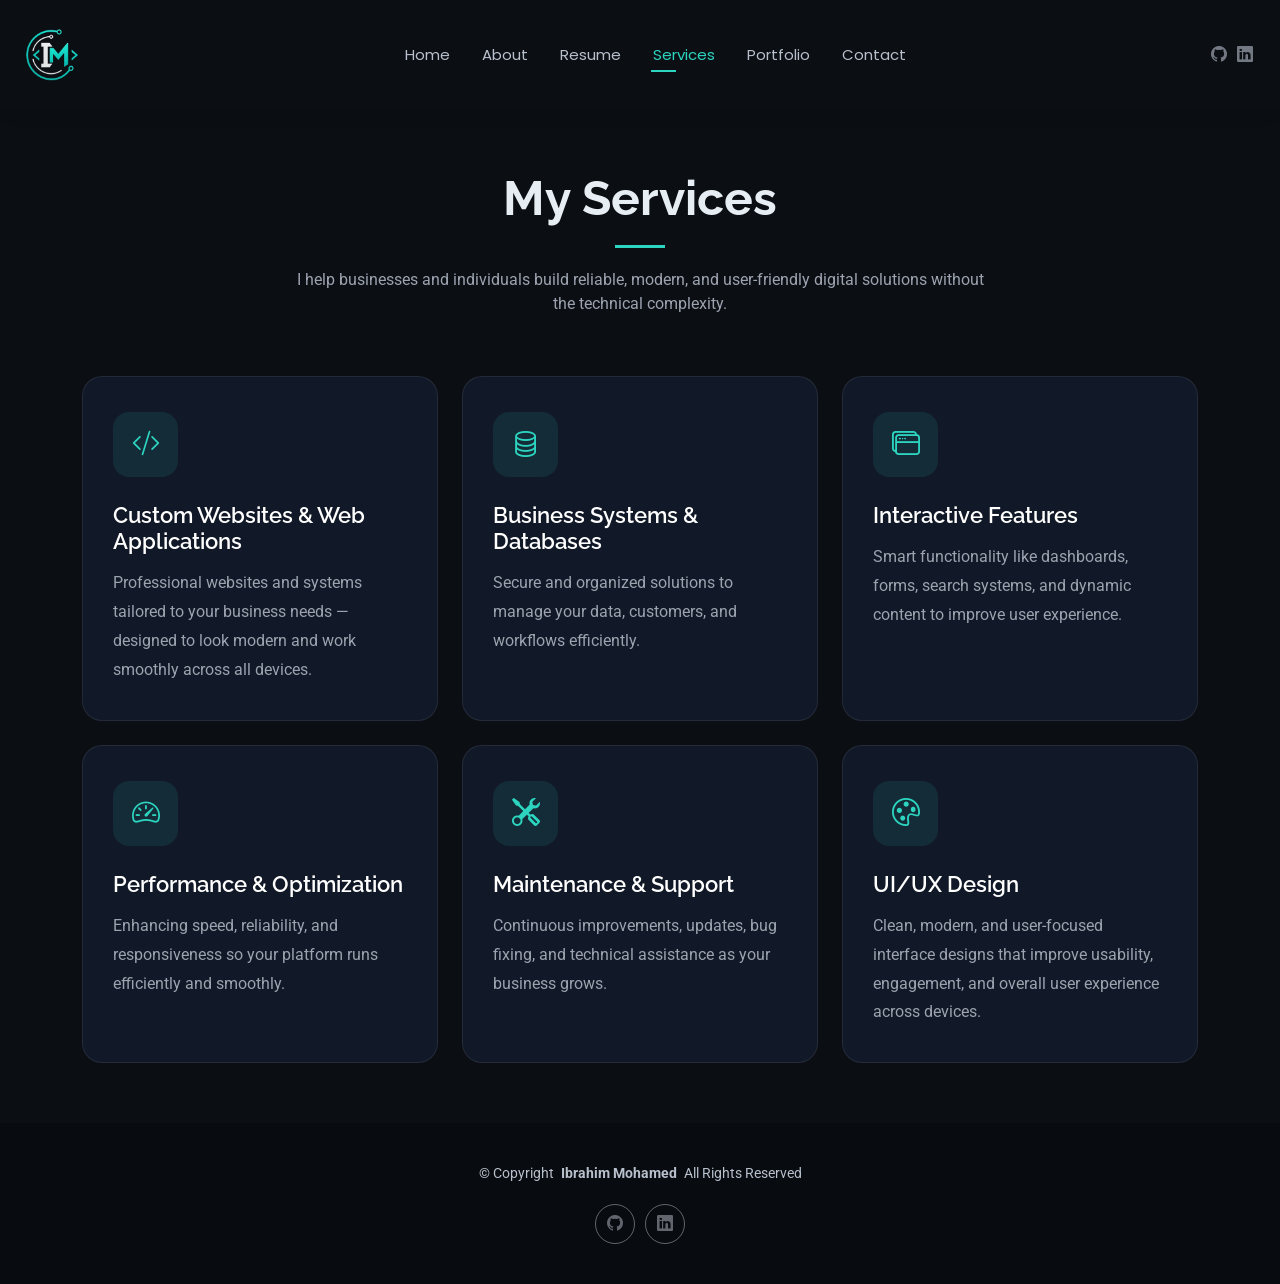
<file: services.html>
<!DOCTYPE html>
<html lang="en">

<head>
  <meta charset="utf-8">
  <meta content="width=device-width, initial-scale=1.0" name="viewport">
  <title>Ibrahim Mohamed - Services</title>
  <meta name="description" content="">
  <meta name="keywords" content="">

  <!-- Favicons -->
  <link href="assets/img/Logo.png" rel="icon">
  <link href="assets/img/Logo.png" rel="apple-touch-icon">

  <!-- Fonts -->
  <link href="https://fonts.googleapis.com" rel="preconnect">
  <link href="https://fonts.gstatic.com" rel="preconnect" crossorigin>
  <link href="https://fonts.googleapis.com/css2?family=Roboto:ital,wght@0,100;0,300;0,400;0,500;0,700;0,900;1,100;1,300;1,400;1,500;1,700;1,900&family=Poppins:ital,wght@0,100;0,200;0,300;0,400;0,500;0,600;0,700;0,800;0,900;1,100;1,200;1,300;1,400;1,500;1,600;1,700;1,800;1,900&family=Raleway:ital,wght@0,100;0,200;0,300;0,400;0,500;0,600;0,700;0,800;0,900;1,100;1,200;1,300;1,400;1,500;1,600;1,700;1,800;1,900&display=swap" rel="stylesheet">

  <!-- Vendor CSS Files -->
  <link href="assets/vendor/bootstrap/css/bootstrap.min.css" rel="stylesheet">
  <link href="assets/vendor/bootstrap-icons/bootstrap-icons.css" rel="stylesheet">
  <link href="assets/vendor/aos/aos.css" rel="stylesheet">
  <link href="assets/vendor/swiper/swiper-bundle.min.css" rel="stylesheet">
  <link href="assets/vendor/glightbox/css/glightbox.min.css" rel="stylesheet">

  <!-- Main CSS File -->
  <link href="assets/css/main.css" rel="stylesheet">

</head>

<body class="services-page">

  <header id="header" class="header d-flex align-items-center light-background sticky-top">
    <div class="container-fluid position-relative d-flex align-items-center justify-content-between">

      <a href="index.html" class="logo d-flex align-items-center me-auto me-xl-0">
        <img src="./assets/img/Logo.png" alt="Logo" class="logo-image">
      </a>

      <nav id="navmenu" class="navmenu">
        <ul>
          <li><a href="index.html">Home</a></li>
          <li><a href="about.html">About</a></li>
          <li><a href="resume.html">Resume</a></li>
          <li><a href="services.html" class="active">Services</a></li>
          <li><a href="portfolio.html">Portfolio</a></li>
          <li><a href="contact.html">Contact</a></li>
        </ul>
        <i class="mobile-nav-toggle d-xl-none bi bi-list"></i>
      </nav>

      <div class="header-social-links">
        <a href="https://github.com/Ibrahim-Mohamed12" class="github"><i class="bi bi-github"></i></a>
        <a href="https://www.linkedin.com/in/ibrahim-mohamed-8077b428a/" class="linkedin"><i class="bi bi-linkedin"></i></a>
      </div>

    </div>
  </header>

  <main class="main">

    <!-- Services Section -->
    <section id="services" class="services section">

      <!-- Section Title -->
      <div class="container section-title" data-aos="fade-up">
        <h2>My Services</h2>

        <p>
          I help businesses and individuals build reliable, modern,
          and user-friendly digital solutions without the technical complexity.
        </p>
      </div>
      <!-- End Section Title -->

      <div class="container">

        <div class="row gy-4">

          <!-- Service 1 -->
          <div class="col-lg-4 col-md-6" data-aos="fade-up" data-aos-delay="100">
            <div class="service-item position-relative">

              <div class="icon">
                <i class="bi bi-code-slash"></i>
              </div>

              <h3>Custom Websites & Web Applications</h3>

              <p>
                Professional websites and systems tailored to your business needs
                — designed to look modern and work smoothly across all devices.
              </p>

            </div>
          </div>
          <!-- End Service Item -->

          <!-- Service 2 -->
          <div class="col-lg-4 col-md-6" data-aos="fade-up" data-aos-delay="200">
            <div class="service-item position-relative">

              <div class="icon">
                <i class="bi bi-database"></i>
              </div>

              <h3>Business Systems & Databases</h3>

              <p>
                Secure and organized solutions to manage your data,
                customers, and workflows efficiently.
              </p>

            </div>
          </div>
          <!-- End Service Item -->

          <!-- Service 3 -->
          <div class="col-lg-4 col-md-6" data-aos="fade-up" data-aos-delay="300">
            <div class="service-item position-relative">

              <div class="icon">
                <i class="bi bi-window-stack"></i>
              </div>

              <h3>Interactive Features</h3>

              <p>
                Smart functionality like dashboards, forms, search systems,
                and dynamic content to improve user experience.
              </p>

            </div>
          </div>
          <!-- End Service Item -->

          <!-- Service 4 -->
          <div class="col-lg-4 col-md-6" data-aos="fade-up" data-aos-delay="400">
            <div class="service-item position-relative">

              <div class="icon">
                <i class="bi bi-speedometer2"></i>
              </div>

              <h3>Performance & Optimization</h3>

              <p>
                Enhancing speed, reliability, and responsiveness
                so your platform runs efficiently and smoothly.
              </p>

            </div>
          </div>
          <!-- End Service Item -->

          <!-- Service 5 -->
          <div class="col-lg-4 col-md-6" data-aos="fade-up" data-aos-delay="500">
            <div class="service-item position-relative">

              <div class="icon">
                <i class="bi bi-tools"></i>
              </div>

              <h3>Maintenance & Support</h3>

              <p>
                Continuous improvements, updates, bug fixing,
                and technical assistance as your business grows.
              </p>

            </div>
          </div>
          <!-- End Service Item -->

          <!-- Service 6 -->
          <div class="col-lg-4 col-md-6" data-aos="fade-up" data-aos-delay="600">
            <div class="service-item position-relative">

              <div class="icon">
                <i class="bi bi-palette"></i>
              </div>

              <h3>UI/UX Design</h3>

              <p>
                Clean, modern, and user-focused interface designs that improve
                usability, engagement, and overall user experience across devices.
              </p>

            </div>
          </div>
          <!-- End Service Item -->

        </div>

      </div>

    </section>
    <!-- /Services Section -->

  </main>

  <footer id="footer" class="footer light-background">

    <div class="container">
      <div class="copyright text-center ">
        <p>© <span>Copyright</span> <strong class="px-1 sitename">Ibrahim Mohamed</strong> <span>All Rights Reserved<br></span></p>
      </div>
      <div class="social-links d-flex justify-content-center">
        <a href="https://github.com/Ibrahim-Mohamed12" class="github"><i class="bi bi-github"></i></a>
        <a href="https://www.linkedin.com/in/ibrahim-mohamed-8077b428a/" class="linkedin"><i class="bi bi-linkedin"></i></a>
      </div>
      <div class="credits">
        Designed by <a href="https://bootstrapmade.com/">BootstrapMade</a> Distributed by <a href="https://themewagon.com">ThemeWagon</a>
      </div>
    </div>

  </footer>

  <!-- Scroll Top -->
  <a href="#" id="scroll-top" class="scroll-top d-flex align-items-center justify-content-center"><i class="bi bi-arrow-up-short"></i></a>

  <!-- Preloader -->
  <div id="preloader"></div>

  <!-- Vendor JS Files -->
  <script src="assets/vendor/bootstrap/js/bootstrap.bundle.min.js"></script>
  <script src="assets/vendor/php-email-form/validate.js"></script>
  <script src="assets/vendor/aos/aos.js"></script>
  <script src="assets/vendor/waypoints/noframework.waypoints.js"></script>
  <script src="assets/vendor/purecounter/purecounter_vanilla.js"></script>
  <script src="assets/vendor/swiper/swiper-bundle.min.js"></script>
  <script src="assets/vendor/glightbox/js/glightbox.min.js"></script>
  <script src="assets/vendor/imagesloaded/imagesloaded.pkgd.min.js"></script>
  <script src="assets/vendor/isotope-layout/isotope.pkgd.min.js"></script>

  <!-- Main JS File -->
  <script src="assets/js/main.js"></script>

</body>

</html>
</file>
<file: assets/css/main.css>
/**
* Template Name: Kelly
* Template URL: https://bootstrapmade.com/kelly-free-bootstrap-cv-resume-html-template/
* Updated: Aug 07 2024 with Bootstrap v5.3.3
* Author: BootstrapMade.com
* License: https://bootstrapmade.com/license/
*/

/*--------------------------------------------------------------
# Font & Color Variables
# Help: https://bootstrapmade.com/color-system/
--------------------------------------------------------------*/
/* Fonts */
:root {
  --default-font: "Roboto", system-ui, -apple-system, "Segoe UI", Roboto, "Helvetica Neue", Arial, sans-serif;
  --heading-font: "Raleway", sans-serif;
  --nav-font: "Poppins", sans-serif;
}

/* ===== DARK GLOBAL THEME ===== */
:root {
  --background-color: #0b0f14;   /* خلفية أساسية (dark navy) */
  --default-color: #b8c0cc;     /* نصوص عادية (رمادي فاتح مريح للعين) */
  --heading-color: #e6edf3;     /* العناوين (أبيض مزرق) */
  --accent-color: #2dd4bf;      /* تركواز حديث (Tech feel) */
  --surface-color: #111827;     /* كروت / sections */
  --contrast-color: #ffffff;    /* نص فوق الألوان القوية */
  --footer-color: #080b10;      /* لون خاص للفوتر */
}

/* ===== NAV COLORS ===== */
:root {
  --nav-color: #b8c0cc;
  --nav-hover-color: #2dd4bf;
  --nav-mobile-background-color: #0b0f14;
  --nav-dropdown-background-color: #111827;
  --nav-dropdown-color: #b8c0cc;
  --nav-dropdown-hover-color: #2dd4bf;
}

/* ===== OPTIONAL BACKGROUND VARIANTS ===== */
.dark-background {
  --background-color: #070a0f;
  --default-color: #b8c0cc;
  --heading-color: #ffffff;
  --surface-color: #111827;
  --contrast-color: #ffffff;
}

/* Smooth scroll */
:root {
  scroll-behavior: smooth;
}

/* =========================
   FORM PLACEHOLDER
========================= */

.contact .php-email-form input::placeholder,
.contact .php-email-form textarea::placeholder {
  color: #8b95a5;
  opacity: 1;
}

/* Optional: slightly brighter when focused */
.contact .php-email-form input:focus::placeholder,
.contact .php-email-form textarea:focus::placeholder {
  color: #6f7b8c;
}

/*--------------------------------------------------------------
# General Styling & Shared Classes
--------------------------------------------------------------*/
body {
  color: var(--default-color);
  background-color: var(--background-color);
  font-family: var(--default-font);
}

a {
  color: var(--accent-color);
  text-decoration: none;
  transition: 0.3s;
}

a:hover {
  color: color-mix(in srgb, var(--accent-color), transparent 25%);
  text-decoration: none;
}

h1,
h2,
h3,
h4,
h5,
h6 {
  color: var(--heading-color);
  font-family: var(--heading-font);
}

/* ==============================
   Contact Form Messages
================================= */

.php-email-form .error-message,
.php-email-form .sent-message,
.php-email-form .loading {
  display: none;
  padding: 16px 20px;
  margin-bottom: 24px;
  border-radius: 14px;
  font-size: 14px;
  font-weight: 500;
  border: 1px solid transparent;
  animation: fadeIn 0.3s ease;
}

/* Error */
.php-email-form .error-message {
  background: rgba(239, 68, 68, 0.12);
  color: #f87171;
  border-color: rgba(239, 68, 68, 0.25);
  backdrop-filter: blur(10px);
}

/* Success */
.php-email-form .sent-message {
  background: rgba(16, 185, 129, 0.12);
  color: #34d399;
  border-color: rgba(16, 185, 129, 0.25);
  text-align: center;
  backdrop-filter: blur(10px);
}

/* Loading */
.php-email-form .loading {
  background: rgba(255, 255, 255, 0.04);
  color: var(--default-color);
  text-align: center;
  border-color: rgba(255,255,255,0.06);
  backdrop-filter: blur(10px);
}

/* Loading Spinner */
.php-email-form .loading::before {
  content: "";
  display: inline-block;
  width: 22px;
  height: 22px;
  margin-right: 12px;
  vertical-align: middle;

  border: 3px solid rgba(45, 212, 191, 0.2);
  border-top-color: var(--accent-color);

  border-radius: 50%;

  animation: spin 0.8s linear infinite;
}

#submit-btn {
  background: var(--accent-color);
  color: var(--surface-color);
  border: none;
  padding: 14px 32px;
  border-radius: 12px;
  font-weight: 600;
  transition: 0.3s;
}

#submit-btn:hover {
  transform: translateY(-3px);
  opacity: 0.9;
}

/* ==============================
   Animations
================================= */

@keyframes spin {
  100% {
    transform: rotate(360deg);
  }
}

@keyframes fadeIn {

  from {
    opacity: 0;
    transform: translateY(-6px);
  }

  to {
    opacity: 1;
    transform: translateY(0);
  }

}

/*--------------------------------------------------------------
# Global Header
--------------------------------------------------------------*/
.header {
  color: var(--default-color);
  background-color: var(--background-color);
  padding: 15px 0;
  transition: all 0.5s;
  z-index: 997;
  box-shadow: 0px 0 18px rgba(0, 0, 0, 0.1);
}

.header .logo {
  line-height: 1;
}

.header .logo img {
  height: auto;
  width: 80px;
}
.header .logo h1 {
  font-size: 32px;
  margin: 0;
  font-weight: 300;
  text-transform: uppercase;
  color: var(--heading-color);
}

.header .header-social-links {
  padding-right: 15px;
}

.header .header-social-links a {
  color: color-mix(in srgb, var(--default-color), transparent 40%);
  padding-left: 6px;
  display: inline-block;
  transition: 0.3s;
  font-size: 16px;
}

.header .header-social-links a:hover {
  color: var(--accent-color);
}

.header .header-social-links a i {
  line-height: 0px;
}

@media (max-width: 1200px) {
  .header .logo {
    order: 1;
  }

  .header .header-social-links {
    order: 2;
  }

  .header .navmenu {
    order: 3;
  }
}

/*--------------------------------------------------------------
# Navigation Menu
--------------------------------------------------------------*/
/* Desktop Navigation */
@media (min-width: 1200px) {
  .navmenu {
    padding: 0;
  }

  .navmenu ul {
    margin: 0;
    padding: 0;
    display: flex;
    list-style: none;
    align-items: center;
  }

  .navmenu li {
    position: relative;
  }

  .navmenu>ul>li {
    white-space: nowrap;
    padding: 15px 14px;
  }

  .navmenu>ul>li:last-child {
    padding-right: 0;
  }

  .navmenu a,
  .navmenu a:focus {
    color: var(--nav-color);
    font-size: 15px;
    padding: 0 2px;
    font-family: var(--nav-font);
    font-weight: 400;
    display: flex;
    align-items: center;
    justify-content: space-between;
    white-space: nowrap;
    transition: 0.3s;
    position: relative;
  }

  .navmenu a i,
  .navmenu a:focus i {
    font-size: 12px;
    line-height: 0;
    margin-left: 5px;
    transition: 0.3s;
  }

  .navmenu>ul>li>a:before {
    content: "";
    position: absolute;
    height: 2px;
    bottom: -6px;
    left: 0;
    background-color: var(--nav-hover-color);
    visibility: hidden;
    width: 0px;
    transition: all 0.3s ease-in-out 0s;
  }

  .navmenu a:hover:before,
  .navmenu li:hover>a:before,
  .navmenu .active:before {
    visibility: visible;
    width: 25px;
  }

  .navmenu li:hover>a,
  .navmenu .active,
  .navmenu .active:focus {
    color: var(--nav-hover-color);
  }

  .navmenu .dropdown ul {
    margin: 0;
    padding: 10px 0;
    background: var(--nav-dropdown-background-color);
    display: block;
    position: absolute;
    visibility: hidden;
    left: 14px;
    top: 130%;
    opacity: 0;
    transition: 0.3s;
    border-radius: 4px;
    z-index: 99;
    box-shadow: 0px 0px 30px rgba(0, 0, 0, 0.1);
  }

  .navmenu .dropdown ul li {
    min-width: 200px;
  }

  .navmenu .dropdown ul a {
    padding: 10px 20px;
    font-size: 15px;
    text-transform: none;
    color: var(--nav-dropdown-color);
  }

  .navmenu .dropdown ul a i {
    font-size: 12px;
  }

  .navmenu .dropdown ul a:hover,
  .navmenu .dropdown ul .active:hover,
  .navmenu .dropdown ul li:hover>a {
    color: var(--nav-dropdown-hover-color);
  }

  .navmenu .dropdown:hover>ul {
    opacity: 1;
    top: 100%;
    visibility: visible;
  }

  .navmenu .dropdown .dropdown ul {
    top: 0;
    left: -90%;
    visibility: hidden;
  }

  .navmenu .dropdown .dropdown:hover>ul {
    opacity: 1;
    top: 0;
    left: -100%;
    visibility: visible;
  }
}

/* Mobile Navigation */
@media (max-width: 1199px) {
  .mobile-nav-toggle {
    color: var(--nav-color);
    font-size: 28px;
    line-height: 0;
    margin-right: 10px;
    cursor: pointer;
    transition: color 0.3s;
  }

  .navmenu {
    padding: 0;
    z-index: 9997;
  }

  .navmenu ul {
    display: none;
    list-style: none;
    position: absolute;
    inset: 60px 20px 20px 20px;
    padding: 10px 0;
    margin: 0;
    border-radius: 6px;
    background-color: var(--nav-mobile-background-color);
    border: 1px solid color-mix(in srgb, var(--default-color), transparent 90%);
    box-shadow: none;
    overflow-y: auto;
    transition: 0.3s;
    z-index: 9998;
  }

  .navmenu a,
  .navmenu a:focus {
    color: var(--nav-dropdown-color);
    padding: 10px 20px;
    font-family: var(--nav-font);
    font-size: 17px;
    font-weight: 500;
    display: flex;
    align-items: center;
    justify-content: space-between;
    white-space: nowrap;
    transition: 0.3s;
  }

  .navmenu a i,
  .navmenu a:focus i {
    font-size: 12px;
    line-height: 0;
    margin-left: 5px;
    width: 30px;
    height: 30px;
    display: flex;
    align-items: center;
    justify-content: center;
    border-radius: 50%;
    transition: 0.3s;
    background-color: color-mix(in srgb, var(--accent-color), transparent 90%);
  }

  .navmenu a i:hover,
  .navmenu a:focus i:hover {
    background-color: var(--accent-color);
    color: var(--contrast-color);
  }

  .navmenu a:hover,
  .navmenu .active,
  .navmenu .active:focus {
    color: var(--nav-dropdown-hover-color);
  }

  .navmenu .active i,
  .navmenu .active:focus i {
    background-color: var(--accent-color);
    color: var(--contrast-color);
    transform: rotate(180deg);
  }

  .navmenu .dropdown ul {
    position: static;
    display: none;
    z-index: 99;
    padding: 10px 0;
    margin: 10px 20px;
    background-color: var(--nav-dropdown-background-color);
    transition: all 0.5s ease-in-out;
  }

  .navmenu .dropdown ul ul {
    background-color: rgba(33, 37, 41, 0.1);
  }

  .navmenu .dropdown>.dropdown-active {
    display: block;
    background-color: rgba(33, 37, 41, 0.03);
  }

  .mobile-nav-active {
    overflow: hidden;
  }

  .mobile-nav-active .mobile-nav-toggle {
    color: #fff;
    position: absolute;
    font-size: 32px;
    top: 15px;
    right: 15px;
    margin-right: 0;
    z-index: 9999;
  }

  .mobile-nav-active .navmenu {
    position: fixed;
    overflow: hidden;
    inset: 0;
    background: rgba(33, 37, 41, 0.8);
    transition: 0.3s;
  }

  .mobile-nav-active .navmenu>ul {
    display: block;
  }
}

/*--------------------------------------------------------------
# Global Footer
--------------------------------------------------------------*/
.footer {
  color: var(--default-color);
  background-color: var(--footer-color);
  font-size: 14px;
  padding: 40px 0;
  position: relative;
}

.footer .copyright p {
  margin-bottom: 0;
}

.footer .social-links {
  margin-top: 20px;
}

.footer .social-links a {
  display: flex;
  align-items: center;
  justify-content: center;
  width: 40px;
  height: 40px;
  border-radius: 50%;
  border: 1px solid color-mix(in srgb, var(--default-color), transparent 50%);
  font-size: 16px;
  color: color-mix(in srgb, var(--default-color), transparent 50%);
  margin: 0 5px;
  transition: 0.3s;
}

.footer .social-links a:hover {
  color: var(--accent-color);
  border-color: var(--accent-color);
}

.footer .credits {
  display: none;
  margin-top: 10px;
  font-size: 13px;
  text-align: center;
}

/*--------------------------------------------------------------
# Preloader
--------------------------------------------------------------*/
#preloader {
  position: fixed;
  inset: 0;
  z-index: 9999;
  overflow: hidden;
  background-color: var(--background-color);
  transition: all 0.6s ease-out;
  width: 100%;
  height: 100vh;
}

#preloader:before,
#preloader:after {
  content: "";
  position: absolute;
  border: 4px solid var(--accent-color);
  border-radius: 50%;
  animation: animate-preloader 2s cubic-bezier(0, 0.2, 0.8, 1) infinite;
}

#preloader:after {
  animation-delay: -0.5s;
}

@keyframes animate-preloader {
  0% {
    width: 10px;
    height: 10px;
    top: calc(50% - 5px);
    left: calc(50% - 5px);
    opacity: 1;
  }

  100% {
    width: 72px;
    height: 72px;
    top: calc(50% - 36px);
    left: calc(50% - 36px);
    opacity: 0;
  }
}

/*--------------------------------------------------------------
# Scroll Top Button
--------------------------------------------------------------*/
.scroll-top {
  position: fixed;
  visibility: hidden;
  opacity: 0;
  right: 15px;
  bottom: -15px;
  z-index: 99999;
  background-color: var(--accent-color);
  width: 44px;
  height: 44px;
  border-radius: 50px;
  transition: all 0.4s;
}

.scroll-top i {
  font-size: 24px;
  color: var(--surface-color);
  line-height: 0;
}

.scroll-top:hover {
  background-color: color-mix(in srgb, var(--accent-color), transparent 20%);
  color: var(--contrast-color);
}

.scroll-top.active {
  visibility: visible;
  opacity: 1;
  bottom: 15px;
}

/*--------------------------------------------------------------
# Disable aos animation delay on mobile devices
--------------------------------------------------------------*/
@media screen and (max-width: 768px) {
  [data-aos-delay] {
    transition-delay: 0 !important;
  }
}

/*--------------------------------------------------------------
# Global Page Titles & Breadcrumbs
--------------------------------------------------------------*/
.page-title {
  color: var(--default-color);
  background-color: var(--background-color);
  padding: 25px 0;
  position: relative;
  border-bottom: 1px solid color-mix(in srgb, var(--default-color), transparent 85%);
}

.page-title h1 {
  font-size: 24px;
  font-weight: 400;
}

.page-title .breadcrumbs ol {
  display: flex;
  flex-wrap: wrap;
  list-style: none;
  padding: 0;
  margin: 0;
  font-size: 14px;
  font-weight: 400;
}

.page-title .breadcrumbs ol li+li {
  padding-left: 10px;
}

.page-title .breadcrumbs ol li+li::before {
  content: "/";
  display: inline-block;
  padding-right: 10px;
  color: color-mix(in srgb, var(--default-color), transparent 70%);
}

/*--------------------------------------------------------------
# Global Sections
--------------------------------------------------------------*/
section,
.section {
  color: var(--default-color);
  background-color: var(--background-color);
  padding: 60px 0;
  scroll-margin-top: 100px;
  overflow: clip;
}

@media (max-width: 1199px) {

  section,
  .section {
    scroll-margin-top: 66px;
  }
}

/*--------------------------------------------------------------
# Global Section Titles
--------------------------------------------------------------*/
.section-title {
  text-align: center;
  padding-bottom: 60px;
  position: relative;
}

.section-title h2 {
  font-size: 32px;
  font-weight: 700;
  margin-bottom: 20px;
  padding-bottom: 20px;
  position: relative;
}

.section-title h2:after {
  content: "";
  position: absolute;
  display: block;
  width: 50px;
  height: 3px;
  background: var(--accent-color);
  left: 0;
  right: 0;
  bottom: 0;
  margin: auto;
}

.section-title p {
  margin-bottom: 0;
}

/*--------------------------------------------------------------
# Hero Section
--------------------------------------------------------------*/

.hero {
  position: relative;
  min-height: calc(100vh - 82px);

  display: flex;
  align-items: center;

  padding: 90px 0 55px;

  overflow: hidden;

  background: var(--background-color);
}


/* =========================
   BACKGROUND
========================= */

.hero-background {
  position: absolute;
  inset: 0;

  overflow: hidden;

  pointer-events: none;
}

.hero-glow {
  position: absolute;

  border-radius: 50%;

  filter: blur(90px);

  background: var(--accent-color);

  opacity: 0.06;
}

.hero-glow-one {
  width: 450px;
  height: 450px;

  top: -180px;
  right: -120px;
}

.hero-glow-two {
  width: 350px;
  height: 350px;

  bottom: -180px;
  left: -120px;

  opacity: 0.04;
}


/* Subtle grid */

.hero-grid {
  position: absolute;
  inset: 0;

  opacity: 0.025;

  background-image:
    linear-gradient(
      rgba(255, 255, 255, 0.5) 1px,
      transparent 1px
    ),
    linear-gradient(
      90deg,
      rgba(255, 255, 255, 0.5) 1px,
      transparent 1px
    );

  background-size: 55px 55px;

  mask-image: linear-gradient(
    to bottom,
    black,
    transparent 85%
  );
}


/* =========================
   CONTAINER
========================= */

.hero .container {
  position: relative;
  z-index: 2;
}


/* =========================
   MAIN LAYOUT
========================= */

.hero-inner {
  display: grid;

  grid-template-columns:
    minmax(0, 1.1fr)
    minmax(400px, 0.9fr);

  align-items: center;

  gap: 70px;
}


/* =========================
   HERO CONTENT
========================= */

.hero-content {
  max-width: 720px;
}


/* Status */

.hero-status {
  display: inline-flex;
  align-items: center;
  gap: 9px;

  padding: 8px 14px;

  margin-bottom: 20px;

  border-radius: 50px;

  background: rgba(45, 212, 191, 0.06);

  border: 1px solid rgba(45, 212, 191, 0.14);

  color: var(--accent-color);

  font-family: var(--nav-font);

  font-size: 11px;
  font-weight: 600;

  letter-spacing: 0.4px;
}


/* Status dot */

.status-dot {
  width: 7px;
  height: 7px;

  border-radius: 50%;

  background: var(--accent-color);

  box-shadow:
    0 0 0 4px rgba(45, 212, 191, 0.08);

  animation: statusPulse 2s infinite;
}

@keyframes statusPulse {

  0%,
  100% {
    box-shadow:
      0 0 0 4px rgba(45, 212, 191, 0.08);
  }

  50% {
    box-shadow:
      0 0 0 7px rgba(45, 212, 191, 0.02);
  }

}


/* Eyebrow */

.hero-eyebrow {
  display: block;

  margin-bottom: 12px;

  color: color-mix(
    in srgb,
    var(--default-color),
    transparent 25%
  );

  font-family: var(--nav-font);

  font-size: 12px;
  font-weight: 600;

  letter-spacing: 2px;
}


/* =========================
   HEADING
========================= */

.hero h1 {
  max-width: 700px;

  margin: 0;

  color: var(--heading-color);

  font-family: var(--heading-font);

  font-size: clamp(
    46px,
    6vw,
    76px
  );

  font-weight: 800;

  line-height: 1.05;

  letter-spacing: -2.5px;
}

.hero h1 span {
  color: var(--accent-color);

  position: relative;
}


/* Accent underline */

.hero h1 span::after {
  content: "";

  position: absolute;

  left: 0;
  right: 0;

  bottom: 2px;

  height: 3px;

  border-radius: 5px;

  background: var(--accent-color);

  opacity: 0.35;
}


/* =========================
   DESCRIPTION
========================= */

.hero-description {
  max-width: 650px;

  margin: 25px 0 0;

  color: color-mix(
    in srgb,
    var(--default-color),
    transparent 15%
  );

  font-size: 17px;

  line-height: 1.85;
}


/* =========================
   ACTIONS
========================= */

.hero-actions {
  display: flex;
  align-items: center;

  flex-wrap: wrap;

  gap: 12px;

  margin-top: 32px;
}


/* Base */

.hero-btn {
  display: inline-flex;

  align-items: center;
  justify-content: center;

  gap: 10px;

  padding: 13px 21px;

  border-radius: 12px;

  font-family: var(--nav-font);

  font-size: 13px;

  font-weight: 600;

  transition:
    transform 0.3s ease,
    background 0.3s ease,
    border-color 0.3s ease,
    box-shadow 0.3s ease;
}


/* Primary */

.hero-btn-primary {
  background: var(--accent-color);

  color: #071013;

  border: 1px solid var(--accent-color);
}

.hero-btn-primary:hover {
  color: #071013;

  transform: translateY(-3px);

  box-shadow:
    0 12px 30px rgba(45, 212, 191, 0.18);
}


/* Secondary */

.hero-btn-secondary {
  color: var(--heading-color);

  background: rgba(255, 255, 255, 0.025);

  border: 1px solid rgba(255, 255, 255, 0.1);
}

.hero-btn-secondary:hover {
  color: var(--accent-color);

  border-color: rgba(45, 212, 191, 0.3);

  transform: translateY(-3px);
}


/* =========================
   SOCIAL
========================= */

.hero-social {
  display: flex;

  align-items: center;

  gap: 10px;

  margin-top: 28px;
}

.hero-social span {
  margin-right: 5px;

  color: color-mix(
    in srgb,
    var(--default-color),
    transparent 45%
  );

  font-size: 12px;
}

.hero-social a {
  width: 36px;
  height: 36px;

  display: flex;

  align-items: center;
  justify-content: center;

  border-radius: 10px;

  color: var(--default-color);

  background: rgba(255, 255, 255, 0.025);

  border: 1px solid rgba(255, 255, 255, 0.08);

  transition: 0.3s ease;
}

.hero-social a:hover {
  color: var(--accent-color);

  border-color: rgba(45, 212, 191, 0.3);

  transform: translateY(-3px);
}


/* =========================
   HERO VISUAL
========================= */

.hero-visual {
  display: flex;

  align-items: center;
  justify-content: center;
}

.hero-image-wrapper {
  position: relative;

  width: min(100%, 480px);

  aspect-ratio: 1 / 1;
}


/* Image glow */

.hero-image-glow {
  position: absolute;

  inset: 10%;

  border-radius: 35%;

  background: var(--accent-color);

  filter: blur(70px);

  opacity: 0.08;
}


/* Image */

.hero-image {
  position: absolute;

  inset: 15px;

  overflow: hidden;

  border-radius: 28px;

  border: 1px solid rgba(45, 212, 191, 0.15);

  background: var(--surface-color);

  box-shadow:
    0 30px 70px rgba(0, 0, 0, 0.35);
}

.hero-image::after {
  content: "";

  position: absolute;

  inset: 0;

  background:
    linear-gradient(
      135deg,
      rgba(45, 212, 191, 0.08),
      transparent 45%
    );

  pointer-events: none;
}

.hero-image img {
  width: 100%;
  height: 100%;

  object-fit: cover;

  display: block;

  transition: transform 0.6s ease;
}

.hero-image-wrapper:hover .hero-image img {
  transform: scale(1.04);
}


/* =========================
   FLOATING CARDS
========================= */

.hero-floating-card {
  position: absolute;

  display: flex;

  align-items: center;

  gap: 11px;

  padding: 12px 15px;

  border-radius: 13px;

  background:
    rgba(17, 24, 39, 0.88);

  border: 1px solid rgba(255, 255, 255, 0.08);

  box-shadow:
    0 15px 35px rgba(0, 0, 0, 0.3);

  backdrop-filter: blur(12px);

  z-index: 3;

  animation: floatingCard 4s ease-in-out infinite;
}

.hero-card-top {
  top: 9%;

  right: -35px;
}

.hero-card-bottom {
  bottom: 10%;

  left: -35px;

  animation-delay: -2s;
}

.floating-icon {
  width: 38px;
  height: 38px;

  display: flex;

  align-items: center;
  justify-content: center;

  border-radius: 10px;

  background: rgba(45, 212, 191, 0.09);

  color: var(--accent-color);

  font-size: 17px;
}

.hero-floating-card div:last-child {
  display: flex;

  flex-direction: column;

  gap: 2px;
}

.hero-floating-card strong {
  color: var(--heading-color);

  font-size: 12px;

  font-weight: 600;

  white-space: nowrap;
}

.hero-floating-card span {
  color: color-mix(
    in srgb,
    var(--default-color),
    transparent 35%
  );

  font-size: 10px;
}

@keyframes floatingCard {

  0%,
  100% {
    transform: translateY(0);
  }

  50% {
    transform: translateY(-7px);
  }

}


/* =========================
   HERO BOTTOM
========================= */

.hero-bottom {
  display: flex;

  align-items: center;
  justify-content: space-between;

  gap: 30px;

  margin-top: 75px;

  padding-top: 25px;

  border-top: 1px solid rgba(255, 255, 255, 0.07);
}


/* Tech */

.hero-tech {
  display: flex;

  align-items: center;

  gap: 18px;
}

.hero-tech > span {
  color: color-mix(
    in srgb,
    var(--default-color),
    transparent 45%
  );

  font-family: var(--nav-font);

  font-size: 10px;

  font-weight: 600;

  letter-spacing: 1.2px;

  text-transform: uppercase;
}

.tech-list {
  display: flex;

  align-items: center;

  flex-wrap: wrap;

  gap: 8px;
}

.tech-list span {
  display: inline-flex;

  align-items: center;

  gap: 6px;

  padding: 7px 10px;

  border-radius: 8px;

  background: rgba(255, 255, 255, 0.025);

  border: 1px solid rgba(255, 255, 255, 0.06);

  color: var(--default-color);

  font-size: 10px;

  transition: 0.3s ease;
}

.tech-list span i {
  color: var(--accent-color);

  font-size: 12px;
}

.tech-list span:hover {
  color: var(--accent-color);

  border-color: rgba(45, 212, 191, 0.2);
}


/* =========================
   MINI STATS
========================= */

.hero-mini-stats {
  display: flex;

  align-items: center;

  gap: 30px;
}

.hero-mini-stats div {
  display: flex;

  flex-direction: column;

  gap: 3px;
}

.hero-mini-stats strong {
  color: var(--heading-color);

  font-family: var(--heading-font);

  font-size: 18px;

  font-weight: 700;
}

.hero-mini-stats span {
  color: color-mix(
    in srgb,
    var(--default-color),
    transparent 45%
  );

  font-size: 10px;
}


/* =========================
   TABLET
========================= */

@media (max-width: 1100px) {

  .hero-inner {
    grid-template-columns:
      minmax(0, 1fr)
      minmax(320px, 0.8fr);

    gap: 40px;
  }

  .hero h1 {
    font-size: 55px;
  }

  .hero-card-top {
    right: -10px;
  }

  .hero-card-bottom {
    left: -10px;
  }

}


/* =========================
   MOBILE
========================= */

@media (max-width: 991px) {

  .hero {
    min-height: auto;

    padding: 70px 0 50px;
  }

  .hero-inner {
    grid-template-columns: 1fr;

    gap: 55px;

    text-align: center;
  }

  .hero-content {
    max-width: 750px;

    margin: auto;
  }

  .hero h1 {
    font-size: clamp(42px, 9vw, 58px);

    letter-spacing: -1.8px;
  }

  .hero-description {
    margin-left: auto;
    margin-right: auto;

    font-size: 16px;
  }

  .hero-actions,
  .hero-social {
    justify-content: center;
  }

  .hero-visual {
    order: -1;
  }

  .hero-image-wrapper {
    width: min(85vw, 430px);
  }

  .hero-bottom {
    flex-direction: column;

    align-items: center;

    margin-top: 60px;

    text-align: center;
  }

  .hero-tech {
    flex-direction: column;

    gap: 12px;
  }

}


/* =========================
   SMALL MOBILE
========================= */

@media (max-width: 575px) {

  .hero {
    padding: 50px 0 40px;
  }

  .hero-status {
    font-size: 10px;
  }

  .hero h1 {
    font-size: 40px;

    line-height: 1.08;
  }

  .hero-description {
    font-size: 14px;

    line-height: 1.75;
  }

  .hero-actions {
    flex-direction: column;

    width: 100%;
  }

  .hero-btn {
    width: 100%;
  }

  .hero-image-wrapper {
    width: 90vw;
  }

  .hero-floating-card {
    padding: 9px 11px;
  }

  .hero-card-top {
    right: -5px;
  }

  .hero-card-bottom {
    left: -5px;
  }

  .floating-icon {
    width: 32px;
    height: 32px;

    font-size: 14px;
  }

  .hero-floating-card strong {
    font-size: 10px;
  }

  .hero-floating-card span {
    font-size: 9px;
  }

  .tech-list {
    justify-content: center;
  }

  .hero-mini-stats {
    width: 100%;

    justify-content: center;

    gap: 22px;
  }

}

/* =========================================================
   ABOUT PAGE — MODERN DARK PORTFOLIO STYLE
========================================================= */

.about {
  position: relative;
  padding: 80px 0;
  background:
    radial-gradient(
      circle at 10% 20%,
      rgba(45, 212, 191, 0.05),
      transparent 35%
    ),
    var(--background-color);
}

/* ---------------------------------------------------------
   ABOUT SECTION TITLE
--------------------------------------------------------- */

.about .section-title {
  max-width: 850px;
  margin: 0 auto 65px;
  padding-bottom: 0;
}

.about .section-title h2 {
  font-size: clamp(34px, 4vw, 46px);
  font-weight: 800;
  letter-spacing: -0.5px;
  margin-bottom: 15px;
  padding-bottom: 0;
}

.about .section-title h2::after {
  display: none;
}

.about .section-title p {
  color: color-mix(
    in srgb,
    var(--default-color),
    transparent 25%
  );
  font-size: 15px;
  line-height: 1.8;
}

/* ---------------------------------------------------------
   ABOUT MAIN CARD
--------------------------------------------------------- */

.about .container > .row {
  align-items: stretch;
}

/* ---------------------------------------------------------
   PROFILE IMAGE
--------------------------------------------------------- */

.about .col-lg-4 {
  display: flex;
  align-items: stretch;
}

.about .col-lg-4 > img {
  width: 100%;
  min-height: 520px;
  height: 100%;
  object-fit: cover;
  border-radius: 24px;

  border: 1px solid rgba(45, 212, 191, 0.14);

  box-shadow:
    0 25px 70px rgba(0, 0, 0, 0.35),
    0 0 0 1px rgba(255, 255, 255, 0.025);

  transition:
    transform 0.45s ease,
    border-color 0.45s ease,
    box-shadow 0.45s ease;
}

.about .col-lg-4 > img:hover {
  transform: translateY(-6px);

  border-color: rgba(45, 212, 191, 0.35);

  box-shadow:
    0 30px 80px rgba(0, 0, 0, 0.45),
    0 0 35px rgba(45, 212, 191, 0.07);
}

/* ---------------------------------------------------------
   ABOUT CONTENT
--------------------------------------------------------- */

.about .content {
  padding: 42px 45px;

  background:
    linear-gradient(
      145deg,
      rgba(255, 255, 255, 0.025),
      rgba(255, 255, 255, 0.008)
    );

  border: 1px solid rgba(255, 255, 255, 0.07);
  border-radius: 24px;

  box-shadow:
    0 20px 60px rgba(0, 0, 0, 0.18);

  transition:
    transform 0.4s ease,
    border-color 0.4s ease;
}

.about .content:hover {
  transform: translateY(-5px);
  border-color: rgba(45, 212, 191, 0.2);
}

/* Main heading */

.about .content h2 {
  position: relative;

  font-size: clamp(24px, 3vw, 32px);
  line-height: 1.3;

  font-weight: 800;

  margin-bottom: 22px;

  color: var(--heading-color);
}

.about .content h2::after {
  content: "";

  display: block;

  width: 45px;
  height: 3px;

  margin-top: 15px;

  background: var(--accent-color);

  border-radius: 10px;
}

/* Description */

.about .content > p {
  color: color-mix(
    in srgb,
    var(--default-color),
    transparent 18%
  );

  font-size: 15px;
  line-height: 1.9;

  margin-bottom: 28px;
}

/* ---------------------------------------------------------
   PERSONAL INFORMATION
--------------------------------------------------------- */

.about .content ul {
  display: grid;

  grid-template-columns: repeat(2, minmax(0, 1fr));

  gap: 12px;

  list-style: none;

  padding: 0;
  margin: 0;
}

.about .content ul li {
  display: flex;
  align-items: flex-start;

  min-height: 62px;

  padding: 14px 15px;

  margin: 0;

  background: rgba(255, 255, 255, 0.025);

  border: 1px solid rgba(255, 255, 255, 0.055);

  border-radius: 12px;

  transition:
    background 0.3s ease,
    border-color 0.3s ease,
    transform 0.3s ease;
}

.about .content ul li:hover {
  transform: translateY(-3px);

  background: rgba(45, 212, 191, 0.045);

  border-color: rgba(45, 212, 191, 0.18);
}

.about .content ul li > i {
  flex-shrink: 0;

  width: 30px;
  height: 30px;

  display: flex;
  align-items: center;
  justify-content: center;

  margin-right: 10px;

  border-radius: 8px;

  background: rgba(45, 212, 191, 0.08);

  color: var(--accent-color);

  font-size: 13px;
}

.about .content ul strong {
  display: block;

  margin: 0 0 3px;

  color: var(--heading-color);

  font-size: 12px;

  font-family: var(--nav-font);

  text-transform: uppercase;

  letter-spacing: 0.7px;
}

.about .content ul span {
  display: block;

  color: color-mix(
    in srgb,
    var(--default-color),
    transparent 18%
  );

  font-size: 13px;

  line-height: 1.5;

  overflow-wrap: anywhere;
}


/* =========================================================
   SKILLS
========================================================= */

.skills {
  position: relative;

  padding: 90px 0;

  background:
    linear-gradient(
      180deg,
      var(--background-color),
      #090d12
    );
}

/* Section title */

.skills .section-title {
  max-width: 750px;

  margin: 0 auto 60px;
}

.skills .section-title h2 {
  font-size: clamp(34px, 4vw, 44px);

  font-weight: 800;

  padding-bottom: 0;
}

.skills .section-title h2::after {
  display: none;
}

.skills .section-title p {
  color: color-mix(
    in srgb,
    var(--default-color),
    transparent 30%
  );

  line-height: 1.8;
}

/* Grid */

.skills-grid {
  display: grid;

  grid-template-columns:
    repeat(2, minmax(0, 1fr));

  gap: 22px;
}

/* Skill card */

.skill-card {
  position: relative;

  padding: 28px;

  background:
    linear-gradient(
      145deg,
      rgba(255,255,255,0.035),
      rgba(255,255,255,0.012)
    );

  border: 1px solid rgba(255,255,255,0.07);

  border-radius: 20px;

  overflow: hidden;

  transition:
    transform 0.35s ease,
    border-color 0.35s ease,
    box-shadow 0.35s ease;
}

/* Accent line */

.skill-card::before {
  content: "";

  position: absolute;

  top: 0;
  left: 0;

  width: 100%;
  height: 2px;

  background: linear-gradient(
    90deg,
    transparent,
    var(--accent-color),
    transparent
  );

  opacity: 0;

  transition: opacity 0.35s ease;
}

.skill-card:hover {
  transform: translateY(-7px);

  border-color: rgba(45,212,191,0.25);

  box-shadow:
    0 20px 50px rgba(0,0,0,0.28),
    0 0 30px rgba(45,212,191,0.04);
}

.skill-card:hover::before {
  opacity: 1;
}

/* Heading */

.skill-card h3 {
  position: relative;

  margin-bottom: 20px;

  padding-left: 15px;

  color: var(--heading-color);

  font-size: 18px;

  font-weight: 700;
}

.skill-card h3::before {
  content: "";

  position: absolute;

  left: 0;
  top: 3px;

  width: 4px;
  height: 18px;

  border-radius: 10px;

  background: var(--accent-color);
}

/* Tags */

.skill-tags {
  display: flex;

  flex-wrap: wrap;

  gap: 9px;
}

.skill-tags span {
  display: inline-flex;

  align-items: center;

  padding: 7px 11px;

  background: rgba(45,212,191,0.055);

  border: 1px solid rgba(45,212,191,0.13);

  border-radius: 8px;

  color: color-mix(
    in srgb,
    var(--accent-color),
    white 5%
  );

  font-size: 12px;

  font-weight: 600;

  transition:
    background 0.25s ease,
    color 0.25s ease,
    transform 0.25s ease;
}

.skill-tags span:hover {
  background: var(--accent-color);

  color: #071013;

  transform: translateY(-2px);
}


/*--------------------------------------------------------------
# Testimonials Section
--------------------------------------------------------------*/

.testimonials {
  position: relative;
  background: var(--background-color);
}

.testimonials .section-title {
  max-width: 750px;
  margin: 0 auto 45px;
}

.testimonials .section-title p {
  color: color-mix(
    in srgb,
    var(--default-color),
    transparent 25%
  );
}

/* =========================
   TESTIMONIAL CARD
========================= */

.testimonials .testimonial-item {
  position: relative;

  max-width: 850px;
  margin: 0 auto;

  padding: 45px 50px;

  text-align: center;

  background:
    linear-gradient(
      145deg,
      color-mix(in srgb, var(--surface-color), white 2%),
      var(--surface-color)
    );

  border: 1px solid rgba(255, 255, 255, 0.07);
  border-radius: 22px;

  box-shadow:
    0 15px 45px rgba(0, 0, 0, 0.2);

  transition:
    transform 0.35s ease,
    border-color 0.35s ease,
    box-shadow 0.35s ease;
}

.testimonials .testimonial-item:hover {
  transform: translateY(-6px);

  border-color: rgba(45, 212, 191, 0.3);

  box-shadow:
    0 20px 55px rgba(0, 0, 0, 0.3),
    0 0 30px rgba(45, 212, 191, 0.05);
}

/* =========================
   QUOTE ICON
========================= */

.testimonials .quote-mark {
  width: 55px;
  height: 55px;

  display: flex;
  align-items: center;
  justify-content: center;

  margin: 0 auto 25px;

  border-radius: 15px;

  background: rgba(45, 212, 191, 0.08);
  border: 1px solid rgba(45, 212, 191, 0.14);

  color: var(--accent-color);

  font-size: 25px;
}

/* =========================
   TESTIMONIAL TEXT
========================= */

.testimonials .testimonial-item p {
  max-width: 650px;

  margin: 0 auto 28px;

  color: var(--heading-color);

  font-size: 18px;
  font-weight: 400;

  line-height: 1.8;

  font-style: italic;
}

.testimonials .testimonial-item p i {
  color: var(--accent-color);
  font-size: 22px;
  opacity: 0.6;
}

/* =========================
   AUTHOR
========================= */

.testimonials .testimonial-author {
  display: flex;
  flex-direction: column;
  align-items: center;
}

.testimonials .testimonial-img {
  width: 70px;
  height: 70px;

  object-fit: cover;

  margin-bottom: 14px;

  border-radius: 50%;

  border: 3px solid var(--accent-color);

  padding: 3px;

  background: var(--surface-color);
}

.testimonials .testimonial-item h3 {
  margin: 0 0 5px;

  color: var(--heading-color);

  font-size: 18px;
  font-weight: 700;
}

.testimonials .testimonial-item h4 {
  margin: 0 0 15px;

  color: color-mix(
    in srgb,
    var(--default-color),
    transparent 35%
  );

  font-size: 13px;
  font-weight: 400;
}

/* =========================
   STARS
========================= */

.testimonials .stars {
  display: flex;
  justify-content: center;
  gap: 4px;

  margin-bottom: 22px;
}

.testimonials .stars i {
  color: #fbbf24;

  font-size: 14px;
}

/* =========================
   REVIEW LINK
========================= */

.testimonials .review-link {
  display: inline-flex;
  align-items: center;
  gap: 8px;

  padding: 9px 16px;

  border: 1px solid rgba(45, 212, 191, 0.16);
  border-radius: 50px;

  background: rgba(45, 212, 191, 0.06);

  color: var(--accent-color);

  font-family: var(--nav-font);
  font-size: 12px;
  font-weight: 600;

  transition: 0.3s ease;
}

.testimonials .review-link:hover {
  background: var(--accent-color);
  border-color: var(--accent-color);

  color: #071013;

  transform: translateY(-2px);
}

.testimonials .review-link i {
  font-size: 14px;
}

/* =========================
   PAGINATION
========================= */

.testimonials .swiper-pagination {
  position: relative;

  margin-top: 30px;
}

.testimonials .swiper-pagination .swiper-pagination-bullet {
  width: 8px;
  height: 8px;

  opacity: 1;

  background: color-mix(
    in srgb,
    var(--default-color),
    transparent 75%
  );

  transition: 0.3s ease;
}

.testimonials
  .swiper-pagination
  .swiper-pagination-bullet-active {
  width: 24px;

  border-radius: 10px;

  background: var(--accent-color);
}

/* =========================
   MOBILE
========================= */

@media (max-width: 767px) {

  .testimonials .testimonial-item {
    padding: 35px 22px;
    border-radius: 18px;
  }

  .testimonials .testimonial-item p {
    font-size: 16px;
    line-height: 1.7;
  }

  .testimonials .testimonial-img {
    width: 62px;
    height: 62px;
  }

}


/* =========================================================
   RESPONSIVE
========================================================= */

@media (max-width: 991px) {

  .about .content {
    padding: 35px;
  }

  .about .col-lg-4 > img {
    min-height: 420px;
    max-height: 550px;
  }

  .about .content ul {
    grid-template-columns: 1fr;
  }

  .skills-grid {
    grid-template-columns: 1fr;
  }

  .testimonials .testimonial-item {
    padding: 35px 30px;
  }
}


@media (max-width: 767px) {

  .about,
  .skills,
  .testimonials {
    padding: 65px 0;
  }

  .about .section-title,
  .skills .section-title,
  .testimonials .section-title {
    margin-bottom: 40px;
  }

  .about .col-lg-4 > img {
    min-height: 350px;
    max-height: 450px;
  }

  .about .content {
    padding: 27px 22px;
  }

  .about .content h2 {
    font-size: 24px;
  }

  .about .content > p {
    font-size: 14px;
    line-height: 1.8;
  }

  .about .content ul li {
    padding: 12px;
  }

  .skill-card {
    padding: 23px;
  }

  .testimonials .testimonial-item {
    padding: 30px 22px;
    border-radius: 18px;
  }

  .testimonials .testimonial-item p {
    font-size: 14px;
  }
}


@media (max-width: 400px) {

  .about .col-lg-4 > img {
    min-height: 300px;
  }

  .about .content {
    padding: 24px 18px;
  }

  .skill-card {
    padding: 20px;
  }

  .skill-tags {
    gap: 7px;
  }

  .skill-tags span {
    font-size: 11px;
    padding: 6px 9px;
  }
}

/*--------------------------------------------------------------
# Resume Section
--------------------------------------------------------------*/
.resume .resume-title {
  color: var(--heading-color);
  font-size: 26px;
  font-weight: 700;
  margin-top: 20px;
  margin-bottom: 20px;
}

.resume .resume-item {
  padding: 0 0 20px 20px;
  margin-top: -2px;
  border-left: 2px solid var(--accent-color);
  position: relative;
}

.resume .resume-item h4 {
  line-height: 18px;
  font-size: 18px;
  font-weight: 600;
  text-transform: uppercase;
  color: color-mix(in srgb, var(--default-color), transparent 20%);
  margin-bottom: 10px;
}

.resume .resume-item h5 {
  font-size: 16px;
  padding: 5px 15px;
  display: inline-block;
  font-weight: 600;
  margin-bottom: 10px;
}

.resume .resume-item ul {
  padding-left: 20px;
}

.resume .resume-item ul li {
  padding-bottom: 10px;
}

.resume .resume-item:last-child {
  padding-bottom: 0;
}

.resume .resume-item::before {
  content: "";
  position: absolute;
  width: 16px;
  height: 16px;
  border-radius: 50px;
  left: -9px;
  top: 0;
  background: var(--background-color);
  border: 2px solid var(--accent-color);
}

/*--------------------------------------------------------------*/

.card-style {
  background: var(--surface-color);
  border: 1px solid rgba(255,255,255,0.08);
  border-radius: 20px;
  padding: 35px 30px;
  height: 100%;
  transition: 0.4s ease;
}

.card-style:hover {
  transform: translateY(-8px);
  border-color: var(--accent-color);
  box-shadow: 0 10px 30px rgba(45, 212, 191, 0.15);
}

/* =========================
  CONTACT LAYOUT
========================= */

.contact-div {
  display: flex;
  flex-direction: row;
  gap: 30px;
  justify-content: center;
}

/* =========================
  CONTACT INFO CARD
========================= */

.contact .info-wrap {
  background: var(--surface-color);
  border: 1px solid rgba(255,255,255,0.08);
  border-radius: 20px;
  padding: 35px 30px;
  display: flex;
  flex-direction: column;
  justify-content: center;
  align-items: center;
  gap: 25px;
  height: 100%;
  transition: 0.4s ease;
}

.contact .info-wrap:hover {
  transform: translateY(-8px);
  border-color: var(--accent-color);
  box-shadow: 0 10px 30px rgba(45, 212, 191, 0.15);
}

/* =========================
  INFO ITEMS
========================= */

.contact .info-item {
  display: flex;
  align-items: center;
  width: 100%;
  gap: 15px;
  padding: 15px;
  border-radius: 14px;
  transition: 0.3s ease;
}

.contact .info-item:hover {
  background: rgba(45, 212, 191, 0.05);
}

.contact .info-item i {
  width: 65px;
  height: 65px;
  font-size: 24px;
  color: var(--accent-color);
  background: rgba(45, 212, 191, 0.1);
  display: flex;
  justify-content: center;
  align-items: center;
  border-radius: 16px;
  transition: 0.3s ease;
}

.contact .info-item h3 {
  font-size: 18px;
  font-weight: 700;
  margin-bottom: 5px;
}

.contact .info-item p {
  font-size: 14px;
  margin: 0;
  color: #9ca3af;

  overflow-wrap: anywhere;   /* modern best option */
}

/* =========================
  CONTACT FORM CARD
========================= */

.contact .php-email-form {
  background: var(--surface-color);
  border: 1px solid rgba(255,255,255,0.08);
  border-radius: 20px;
  padding: 35px 30px;
  height: 100%;
  transition: 0.4s ease;
}

.contact .php-email-form:hover {
  transform: translateY(-8px);
  border-color: var(--accent-color);
  box-shadow: 0 10px 30px rgba(45, 212, 191, 0.15);
}

/* =========================
  FORM INPUTS
========================= */

.contact .php-email-form input[type=text],
.contact .php-email-form input[type=email],
.contact .php-email-form textarea {
  font-size: 14px;
  padding: 12px 15px;
  border-radius: 10px;
  color: var(--default-color);
  background-color: var(--surface-color);
  border: 1px solid rgba(255,255,255,0.1);
  box-shadow: none;
  transition: 0.3s ease;
}

.contact .php-email-form input:focus,
.contact .php-email-form textarea:focus {
  border-color: var(--accent-color);
  outline: none;
}

/* =========================
  SUBMIT BUTTON
========================= */

.contact .php-email-form button[type=submit] {
  background: var(--accent-color);
  color: var(--surface-color);
  border: 0;
  padding: 12px 30px;
  border-radius: 50px;
  transition: 0.4s ease;
  font-weight: 600;
}

.contact .php-email-form button[type=submit]:hover {
  background: color-mix(in srgb, var(--accent-color), transparent 25%);
  transform: translateY(-2px);
}

/* =========================
  SERVICES SECTION
========================= */

.services {
  background: var(--background-color);
}

.service-subtitle {
  color: var(--accent-color);
  font-size: 18px;
  margin-bottom: 10px;
  letter-spacing: 1px;
}

.services .section-title h2 {
  font-size: 48px;
  font-weight: 700;
  margin-bottom: 20px;
}

.services .section-title p {
  max-width: 700px;
  margin: auto;
  color: #9ca3af;
}

.services .service-item {
  background: var(--surface-color);
  border: 1px solid rgba(255,255,255,0.08);
  padding: 35px 30px;
  border-radius: 20px;
  height: 100%;
  transition: 0.4s ease;
}

.services .service-item:hover {
  transform: translateY(-8px);
  border-color: var(--accent-color);
  box-shadow: 0 10px 30px rgba(45, 212, 191, 0.15);
}

.services .icon {
  width: 65px;
  height: 65px;
  background: rgba(45, 212, 191, 0.1);
  border-radius: 16px;
  display: flex;
  align-items: center;
  justify-content: center;
  margin-bottom: 25px;
}

.services .icon i {
  font-size: 28px;
  color: var(--accent-color);
}

.services .service-item h3 {
  font-size: 22px;
  margin-bottom: 15px;
  font-weight: 600;
  color: #fff;
}

.services .service-item p {
  color: #9ca3af;
  line-height: 1.8;
  margin-bottom: 0;
}

/* =========================
  MOBILE RESPONSIVE
========================= */

@media (max-width: 1000px) {
  .contact .info-wrap,
  .contact .php-email-form {
    padding: 25px;
  }

  .contact-div {
    flex-direction: column;
  }
}
 /* =========================================================
       PORTFOLIO PAGE
       Keeps BootstrapMade structure while adding portfolio UI.
    ========================================================= */

    .portfolio {
      --portfolio-border: rgba(255, 255, 255, .075);
      --portfolio-muted: color-mix(in srgb, var(--default-color), transparent 25%);
      --portfolio-soft: rgba(45, 212, 191, .07);
    }

    .portfolio .section-title {
      max-width: 850px;
      margin: 0 auto 65px;
      padding-bottom: 0;
    }

    .portfolio .portfolio-eyebrow {
      display: inline-flex;
      align-items: center;
      gap: 8px;
      margin-bottom: 12px;
      color: var(--accent-color);
      font-family: var(--nav-font);
      font-size: 12px;
      font-weight: 700;
      letter-spacing: 1.8px;
      text-transform: uppercase;
    }

    .portfolio .portfolio-eyebrow::before,
    .portfolio .portfolio-eyebrow::after {
      content: "";
      width: 22px;
      height: 1px;
      background: var(--accent-color);
      opacity: .65;
    }

    .portfolio .section-title h2 {
      margin-bottom: 16px;
      padding-bottom: 0;
      font-size: clamp(32px, 4vw, 44px);
    }

    .portfolio .section-title h2::after {
      display: none;
    }

    .portfolio .section-title p {
      max-width: 760px;
      margin: auto;
      color: var(--portfolio-muted);
      line-height: 1.8;
    }

    /* Category */
    .portfolio-group {
      margin-bottom: 88px;
    }

    .portfolio-group:last-child {
      margin-bottom: 0;
    }

    .portfolio-category-title {
      display: flex;
      align-items: center;
      gap: 14px;
      margin: 0 0 32px !important;
      color: var(--heading-color);
      font-size: 24px;
      font-weight: 700;
    }

    .category-icon {
      width: 46px;
      height: 46px;
      display: inline-flex;
      align-items: center;
      justify-content: center;
      flex: 0 0 46px;
      border: 1px solid rgba(45, 212, 191, .18);
      border-radius: 13px;
      background: var(--portfolio-soft);
      color: var(--accent-color);
      font-size: 20px;
    }

    .category-description {
      max-width: 650px;
      margin: -18px 0 30px 60px;
      color: var(--portfolio-muted);
      font-size: 14px;
      line-height: 1.7;
    }

    /* Card */
    .portfolio-card {
      position: relative;
      display: flex;
      flex-direction: column;
      height: 100%;
      overflow: hidden;
      background: linear-gradient(
        180deg,
        color-mix(in srgb, var(--surface-color), white 1%),
        var(--surface-color)
      );
      border: 1px solid var(--portfolio-border);
      border-radius: 20px;
      box-shadow: 0 12px 38px rgba(0, 0, 0, .16);
      transition: transform .35s ease, border-color .35s ease, box-shadow .35s ease;
    }

    .portfolio-card:hover {
      transform: translateY(-8px);
      border-color: rgba(45, 212, 191, .35);
      box-shadow: 0 20px 50px rgba(0, 0, 0, .28);
    }

    .portfolio-image {
      position: relative;
      overflow: hidden;
      background: #0b0f14;
    }

    .portfolio-image::after {
      content: "";
      position: absolute;
      inset: auto 0 0;
      height: 80px;
      background: linear-gradient(transparent, rgba(11, 15, 20, .45));
      pointer-events: none;
    }

    .portfolio-image img {
      width: 100%;
      height: 270px;
      display: block;
      object-fit: cover;
      transition: transform .55s ease;
    }

    .portfolio-card:hover .portfolio-image img {
      transform: scale(1.045);
    }

    .portfolio-content {
      display: flex;
      flex-direction: column;
      flex: 1;
      padding: 27px;
    }

    .portfolio-header {
      display: flex;
      align-items: flex-start;
      justify-content: space-between;
      gap: 18px;
      margin-bottom: 22px;
    }

    .project-category {
      display: block;
      margin-bottom: 7px;
      color: var(--accent-color);
      font-family: var(--nav-font);
      font-size: 10px;
      font-weight: 700;
      letter-spacing: 1.2px;
      text-transform: uppercase;
    }

    .portfolio-header h4 {
      margin: 0;
      color: var(--heading-color);
      font-size: 21px;
      font-weight: 700;
      line-height: 1.25;
    }

    .portfolio-links {
      display: flex;
      align-items: center;
      gap: 7px;
      flex-shrink: 0;
    }

    .portfolio-links a {
      width: 37px;
      height: 37px;
      display: inline-flex;
      align-items: center;
      justify-content: center;
      border: 1px solid rgba(45, 212, 191, .14);
      border-radius: 10px;
      background: rgba(45, 212, 191, .06);
      color: var(--accent-color);
      font-size: 15px;
      transition: .3s ease;
    }

    .portfolio-links a:hover {
      background: var(--accent-color);
      border-color: var(--accent-color);
      color: #071013;
      transform: translateY(-2px);
    }

    /* About inside card */
    .project-about {
      margin-bottom: 24px;
      padding: 17px 18px;
      border: 1px solid rgba(255, 255, 255, .055);
      border-radius: 13px;
      background: rgba(255, 255, 255, .022);
    }

    .about-label {
      display: flex;
      align-items: center;
      gap: 8px;
      margin-bottom: 9px;
      color: var(--heading-color);
      font-family: var(--nav-font);
      font-size: 12px;
      font-weight: 600;
    }

    .about-label i {
      color: var(--accent-color);
      font-size: 15px;
    }

    .project-about p {
      margin: 0;
      color: var(--portfolio-muted);
      font-size: 13.5px;
      line-height: 1.75;
    }

    /* Tech stack */
    .project-technologies {
      display: flex;
      flex-wrap: wrap;
      gap: 7px;
      margin-top: auto;
      padding-top: 2px;
    }

    .project-technologies span {
      display: inline-flex;
      align-items: center;
      padding: 6px 9px;
      border: 1px solid rgba(45, 212, 191, .14);
      border-radius: 6px;
      background: rgba(45, 212, 191, .055);
      color: var(--accent-color);
      font-size: 9.5px;
      font-weight: 600;
      line-height: 1.2;
      white-space: nowrap;
    }

    /* CTA */
    .portfolio-cta {
      position: relative;
      margin-top: 75px;
      padding: 50px 25px;
      overflow: hidden;
      text-align: center;
      border: 1px solid rgba(45, 212, 191, .12);
      border-radius: 20px;
      background:
        radial-gradient(circle at 50% 0%, rgba(45, 212, 191, .09), transparent 55%),
        rgba(45, 212, 191, .025);
    }

    .portfolio-cta .cta-icon {
      width: 50px;
      height: 50px;
      display: inline-flex;
      align-items: center;
      justify-content: center;
      margin-bottom: 15px;
      border-radius: 14px;
      background: rgba(45, 212, 191, .09);
      color: var(--accent-color);
      font-size: 22px;
    }

    .portfolio-cta h3 {
      margin-bottom: 10px;
      font-size: 25px;
      font-weight: 700;
    }

    .portfolio-cta p {
      max-width: 560px;
      margin: 0 auto 24px;
      color: var(--portfolio-muted);
    }

    .portfolio-cta .btn {
      display: inline-flex;
      align-items: center;
      padding: 12px 23px;
      border: 0;
      border-radius: 50px;
      background: var(--accent-color);
      color: #071013;
      font-weight: 700;
      transition: .3s ease;
    }

    .portfolio-cta .btn:hover {
      transform: translateY(-3px);
      color: #071013;
      box-shadow: 0 10px 25px rgba(45, 212, 191, .18);
    }

    /* Spacing */
    .portfolio .row {
      row-gap: 30px;
    }

    /* Mobile */
    @media (max-width: 991px) {
      .portfolio-image img {
        height: 235px;
      }

      .portfolio-content {
        padding: 23px;
      }
    }

    @media (max-width: 767px) {
      .portfolio .section-title {
        margin-bottom: 50px;
      }

      .portfolio-group {
        margin-bottom: 65px;
      }

      .portfolio-category-title {
        font-size: 21px;
        gap: 11px;
      }

      .category-icon {
        width: 42px;
        height: 42px;
        flex-basis: 42px;
        font-size: 18px;
      }

      .category-description {
        margin-left: 53px;
        font-size: 13px;
      }

      .portfolio-image img {
        height: 220px;
      }

      .portfolio-content {
        padding: 21px;
      }

      .portfolio-header h4 {
        font-size: 18px;
      }

      .project-about {
        padding: 15px;
      }

      .project-about p {
        font-size: 13px;
      }

      .portfolio-cta {
        margin-top: 55px;
        padding: 38px 18px;
      }
    }

    @media (max-width: 400px) {
      .portfolio-image img {
        height: 190px;
      }

      .portfolio-header {
        flex-direction: column;
      }

      .portfolio-links {
        width: 100%;
      }
    }
</file>
